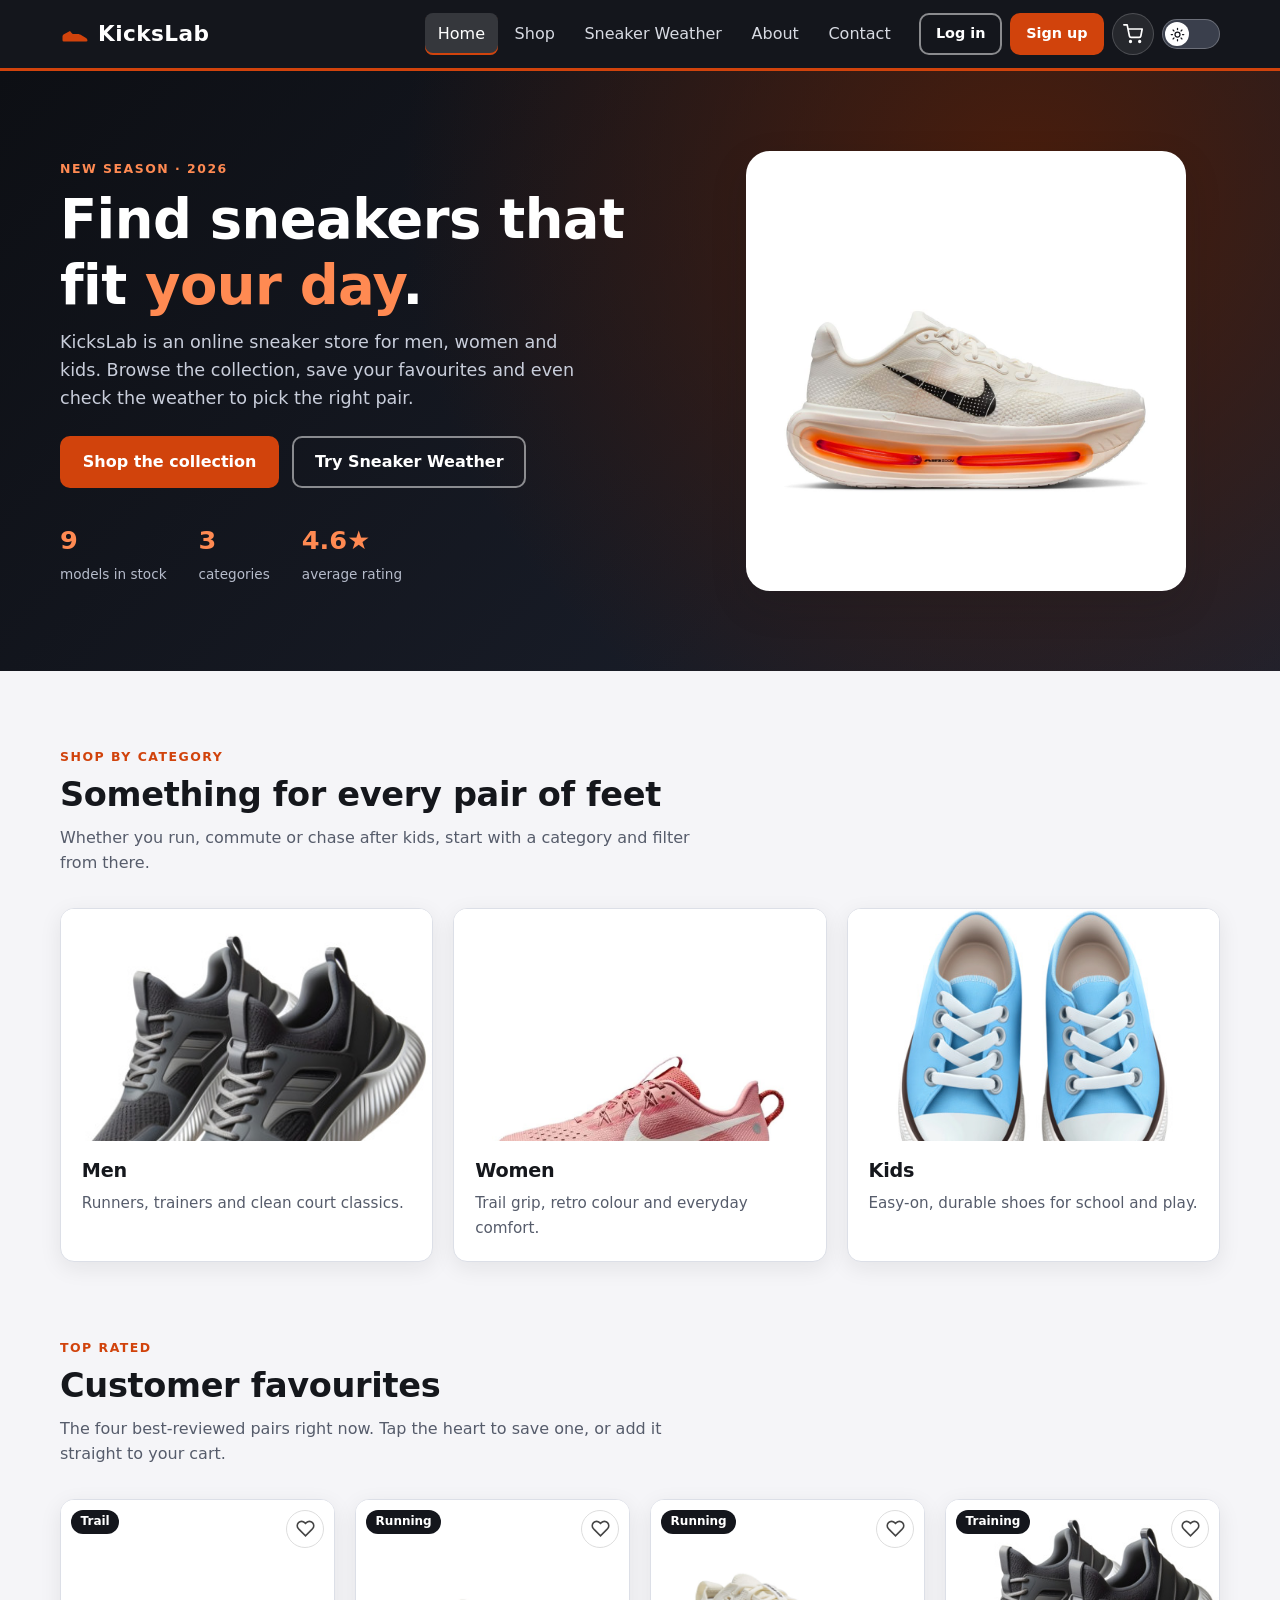
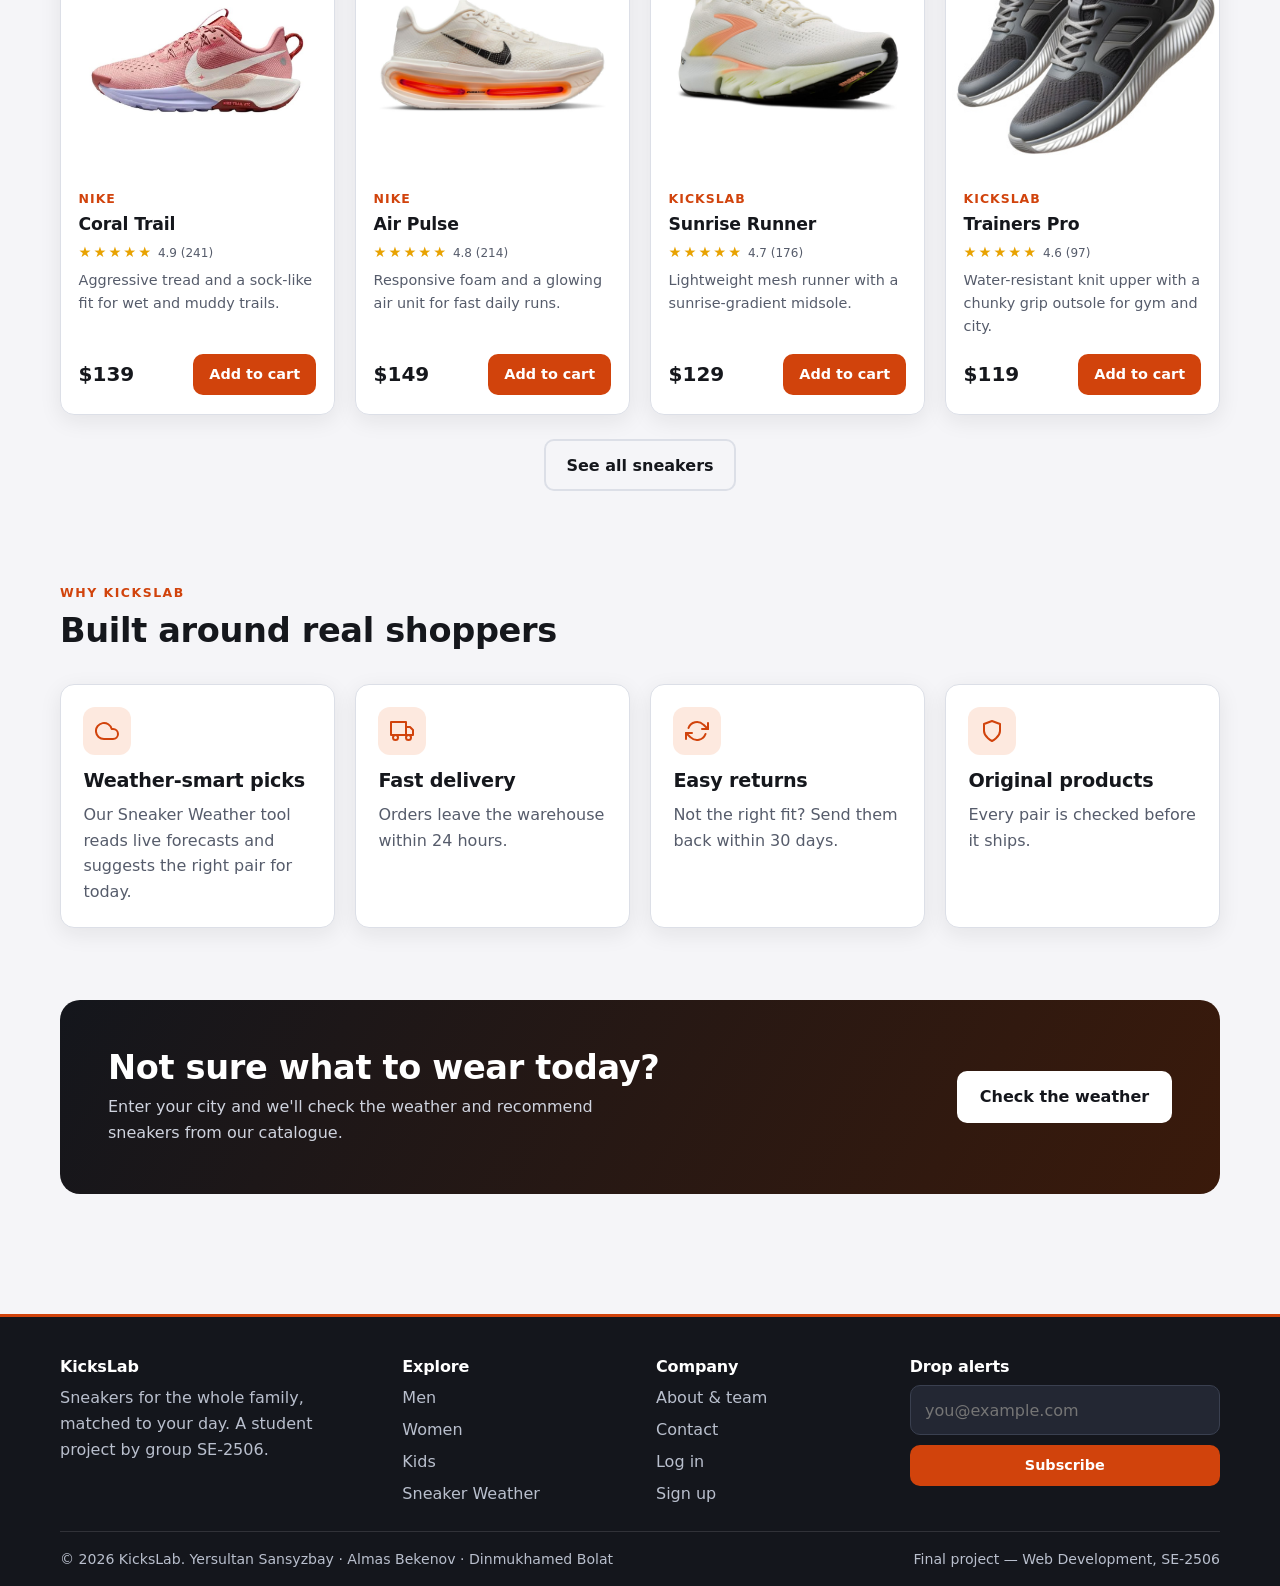
<file: index.html>
<!DOCTYPE html>
<html lang="en" data-theme="light">
<head>
    <meta charset="UTF-8">
    <meta name="viewport" content="width=device-width, initial-scale=1">
    <title>KicksLab — Sneakers for men, women and kids</title>
    <meta name="description" content="KicksLab is an online sneaker store with weather-based recommendations.">
    <meta name="color-scheme" content="light dark">
    <link rel="icon" href="data:image/svg+xml,%3Csvg xmlns='http://www.w3.org/2000/svg' viewBox='0 0 24 24'%3E%3Crect width='24' height='24' rx='6' fill='%23d1430c'/%3E%3Cpath d='M4 16v-2.500c0-.7.4-1.300 1-1.600L9 9.500l1.300 1.500c.3.400.8.600 1.300.6H14c1.300 0 1.900.3 3 1l2.500 1.500c.8.400 1.300 1.200 1.300 2V16a1 1 0 0 1-1 1H5a1 1 0 0 1-1-1z' fill='white'/%3E%3C/svg%3E">
    <script>
        /* apply the saved theme before first paint to avoid a white flash */
        (function () {
            document.documentElement.classList.add("js");
            var t = null;
            try { t = JSON.parse(localStorage.getItem("kl_theme")); } catch (e) {}
            if (!t && window.matchMedia && matchMedia("(prefers-color-scheme: dark)").matches) t = "dark";
            document.documentElement.setAttribute("data-theme", t === "dark" ? "dark" : "light");
        })();
    </script>
    <link rel="stylesheet" href="css/style.css">
</head>
<body data-page="home">
<a class="skip-link" href="#main">Skip to content</a>
<header class="site-header">
    <div class="container nav">
        <a class="brand" href="index.html" aria-label="KicksLab home"><svg class="brand-mark" width="30" height="30" viewBox="0 0 24 24" fill="currentColor" aria-hidden="true"><path d="M2 17v-3c0-.8.4-1.500 1.100-1.900L8 9.500l1.500 1.800c.4.500 1 .7 1.600.7H14c1.500 0 2.200.4 3.500 1.200l3 1.800c.9.500 1.500 1.400 1.500 2.400V17a1 1 0 0 1-1 1H3a1 1 0 0 1-1-1z"/></svg><span>KicksLab</span></a>
        <ul class="nav-links" id="navLinks">
                <li><a href="index.html">Home</a></li>
                <li><a href="shop.html">Shop</a></li>
                <li><a href="weather.html">Sneaker Weather</a></li>
                <li><a href="about.html">About</a></li>
                <li><a href="contact.html">Contact</a></li>
        </ul>
        <div class="nav-actions">
            <div id="authSlot" class="nav-actions"><a class="btn btn-sm btn-ghost-light" href="login.html">Log in</a></div>
            <button type="button" class="icon-btn" data-cart-open aria-label="Open cart"><svg viewBox="0 0 24 24" fill="none" stroke="currentColor" stroke-width="2" stroke-linecap="round" stroke-linejoin="round" aria-hidden="true"><circle cx="9" cy="21" r="1"/><circle cx="20" cy="21" r="1"/><path d="M1 1h4l2.7 13.4a2 2 0 0 0 2 1.600h9.700a2 2 0 0 0 2-1.600L23 6H6"/></svg><span class="badge" data-cart-count hidden>0</span></button>
            <button type="button" class="theme-switch" data-theme-toggle role="switch" aria-pressed="false" aria-label="Switch to dark mode" title="Light / dark mode"><span class="knob"><svg class="sun" viewBox="0 0 24 24" fill="none" stroke="currentColor" stroke-width="2" stroke-linecap="round" aria-hidden="true"><circle cx="12" cy="12" r="4"/><path d="M12 2v2M12 20v2M4.9 4.9l1.4 1.4M17.7 17.7l1.4 1.4M2 12h2M20 12h2M4.9 19.1l1.4-1.4M17.7 6.3l1.4-1.4"/></svg><svg class="moon" viewBox="0 0 24 24" fill="none" stroke="currentColor" stroke-width="2" stroke-linecap="round" stroke-linejoin="round" aria-hidden="true"><path d="M21 12.8A9 9 0 1 1 11.2 3a7 7 0 0 0 9.8 9.8z"/></svg></span></button>
        </div>
        <button type="button" class="icon-btn menu-toggle" id="menuToggle" aria-expanded="false" aria-controls="navLinks" aria-label="Toggle menu">
            <svg viewBox="0 0 24 24" fill="none" stroke="currentColor" stroke-width="2" stroke-linecap="round" aria-hidden="true"><path d="M3 6h18M3 12h18M3 18h18"/></svg>
        </button>
    </div>
</header>
<main id="main">
    <section class="hero">
        <div class="container hero-inner">
            <div>
                <span class="eyebrow" style="color:#ff8a52">New season · 2026</span>
                <h1>Find sneakers that fit <span>your day</span>.</h1>
                <p>KicksLab is an online sneaker store for men, women and kids. Browse the collection, save your favourites and even check the weather to pick the right pair.</p>
                <div class="hero-actions">
                    <a class="btn" href="shop.html">Shop the collection</a>
                    <a class="btn btn-ghost-light" href="weather.html">Try Sneaker Weather</a>
                </div>
                <div class="hero-stats">
                    <div><strong>9</strong><span>models in stock</span></div>
                    <div><strong>3</strong><span>categories</span></div>
                    <div><strong>4.6★</strong><span>average rating</span></div>
                </div>
            </div>
            <div class="hero-art"><img src="images/air-pulse.jpg" alt="Nike Air Pulse running sneaker" width="440" height="440"></div>
        </div>
    </section>

    <section class="section">
        <div class="container">
            <div class="section-head reveal"><span class="eyebrow">Shop by category</span>
                <h2>Something for every pair of feet</h2>
                <p>Whether you run, commute or chase after kids, start with a category and filter from there.</p></div>
            <div class="grid grid-3">
                <a class="card cat-card card-hover reveal" href="shop.html?cat=men"><div class="cat-img"><img src="images/trainers-pro.jpg" alt="Men's training sneakers" loading="lazy"></div>
                    <div class="cat-body"><h3>Men</h3><p>Runners, trainers and clean court classics.</p></div></a>
                <a class="card cat-card card-hover reveal" href="shop.html?cat=women"><div class="cat-img"><img src="images/coral-trail.jpg" alt="Women's trail sneakers" loading="lazy"></div>
                    <div class="cat-body"><h3>Women</h3><p>Trail grip, retro colour and everyday comfort.</p></div></a>
                <a class="card cat-card card-hover reveal" href="shop.html?cat=kids"><div class="cat-img"><img src="images/kids-blue.jpg" alt="Kids' blue sneakers" loading="lazy"></div>
                    <div class="cat-body"><h3>Kids</h3><p>Easy-on, durable shoes for school and play.</p></div></a>
            </div>
        </div>
    </section>

    <section class="section" style="padding-top:0">
        <div class="container">
            <div class="section-head reveal"><span class="eyebrow">Top rated</span><h2>Customer favourites</h2>
                <p>The four best-reviewed pairs right now. Tap the heart to save one, or add it straight to your cart.</p></div>
            <div class="grid grid-4" id="featuredGrid"></div>
            <p style="margin-top:1.5rem;text-align:center"><a class="btn btn-outline" href="shop.html">See all sneakers</a></p>
        </div>
    </section>

    <section class="section" style="padding-top:0">
        <div class="container">
            <div class="section-head reveal"><span class="eyebrow">Why KicksLab</span><h2>Built around real shoppers</h2></div>
            <div class="grid grid-3" style="grid-template-columns:repeat(auto-fit,minmax(220px,1fr))">
                <div class="card feature reveal"><div class="icon"><svg viewBox="0 0 24 24" fill="none" stroke="currentColor" stroke-width="2" stroke-linecap="round" stroke-linejoin="round"><path d="M18 10h-1.300A8 8 0 1 0 9 20h9a5 5 0 0 0 0-10z"/></svg></div><h3>Weather-smart picks</h3><p>Our Sneaker Weather tool reads live forecasts and suggests the right pair for today.</p></div>
                <div class="card feature reveal"><div class="icon"><svg viewBox="0 0 24 24" fill="none" stroke="currentColor" stroke-width="2" stroke-linecap="round" stroke-linejoin="round"><path d="M1 3h15v13H1zM16 8h4l3 3v5h-7z"/><circle cx="5.500" cy="18.500" r="2.500"/><circle cx="18.500" cy="18.500" r="2.500"/></svg></div><h3>Fast delivery</h3><p>Orders leave the warehouse within 24 hours.</p></div>
                <div class="card feature reveal"><div class="icon"><svg viewBox="0 0 24 24" fill="none" stroke="currentColor" stroke-width="2" stroke-linecap="round" stroke-linejoin="round"><path d="M23 4v6h-6M1 20v-6h6"/><path d="M3.500 9a9 9 0 0 1 14.800-3.400L23 10M1 14l4.700 4.400A9 9 0 0 0 20.500 15"/></svg></div><h3>Easy returns</h3><p>Not the right fit? Send them back within 30 days.</p></div>
                <div class="card feature reveal"><div class="icon"><svg viewBox="0 0 24 24" fill="none" stroke="currentColor" stroke-width="2" stroke-linecap="round" stroke-linejoin="round"><path d="M12 22s8-4 8-10V5l-8-3-8 3v7c0 6 8 10 8 10z"/></svg></div><h3>Original products</h3><p>Every pair is checked before it ships.</p></div>
            </div>
        </div>
    </section>

    <section class="section" style="padding-top:0">
        <div class="container">
            <div class="cta-band reveal">
                <div><h2 style="margin-bottom:.4rem">Not sure what to wear today?</h2>
                    <p>Enter your city and we'll check the weather and recommend sneakers from our catalogue.</p></div>
                <a class="btn btn-light" href="weather.html">Check the weather</a>
            </div>
        </div>
    </section>
</main>
<script>
    document.addEventListener("DOMContentLoaded", function () {
        // featured block: the 4 best-rated products
        var top = window.PRODUCTS.slice().sort(function (a, b) { return b.rating - a.rating; }).slice(0, 4);
        document.getElementById("featuredGrid").innerHTML = top.map(function (p, i) { return KL.productCard(p, i); }).join("");
    });
</script>
<footer class="site-footer">
    <div class="container footer-grid">
        <div>
            <h4>KicksLab</h4>
            <p>Sneakers for the whole family, matched to your day. A student project by group SE-2506.</p>
        </div>
        <div>
            <h4>Explore</h4>
            <ul>
                <li><a href="shop.html?cat=men">Men</a></li>
                <li><a href="shop.html?cat=women">Women</a></li>
                <li><a href="shop.html?cat=kids">Kids</a></li>
                <li><a href="weather.html">Sneaker Weather</a></li>
            </ul>
        </div>
        <div>
            <h4>Company</h4>
            <ul>
                <li><a href="about.html">About &amp; team</a></li>
                <li><a href="contact.html">Contact</a></li>
                <li><a href="login.html">Log in</a></li>
                <li><a href="signup.html">Sign up</a></li>
            </ul>
        </div>
        <div class="footer-news">
            <h4>Drop alerts</h4>
            <form id="newsletterForm" novalidate>
                <div class="field" style="margin-bottom:.6rem">
                    <label class="sr-only" for="newsEmail">Email</label>
                    <input class="input" id="newsEmail" name="email" type="text" inputmode="email" autocomplete="email" placeholder="you@example.com">
                    <div class="field-error" role="alert"></div>
                </div>
                <button type="submit" class="btn btn-sm btn-block">Subscribe</button>
                <div class="form-alert" role="status" style="margin:.6rem 0 0"></div>
            </form>
        </div>
    </div>
    <div class="container footer-bottom">
        <span>© <span id="year">2026</span> KicksLab. Yersultan Sansyzbay · Almas Bekenov · Dinmukhamed Bolat</span>
        <span>Final project — Web Development, SE-2506</span>
    </div>
</footer>
<dialog class="cart" id="cartDialog" aria-labelledby="cartTitle">
    <div class="cart-head"><h2 id="cartTitle" style="margin:0;font-size:1.3rem">Your cart</h2>
        <button type="button" class="btn btn-outline btn-sm" id="cartClose">Close</button></div>
    <ul class="cart-list" id="cartList"></ul>
    <div class="cart-foot">
        <div class="cart-total"><span>Total</span><span id="cartTotal">$0</span></div>
        <button type="button" class="btn btn-block" id="checkoutBtn">Checkout</button>
        <button type="button" class="btn btn-outline btn-block btn-sm" id="cartClear">Clear cart</button>
    </div>
</dialog>
<script src="js/products.js"></script>
<script src="js/script.js"></script>
</body>
</html>
</file>
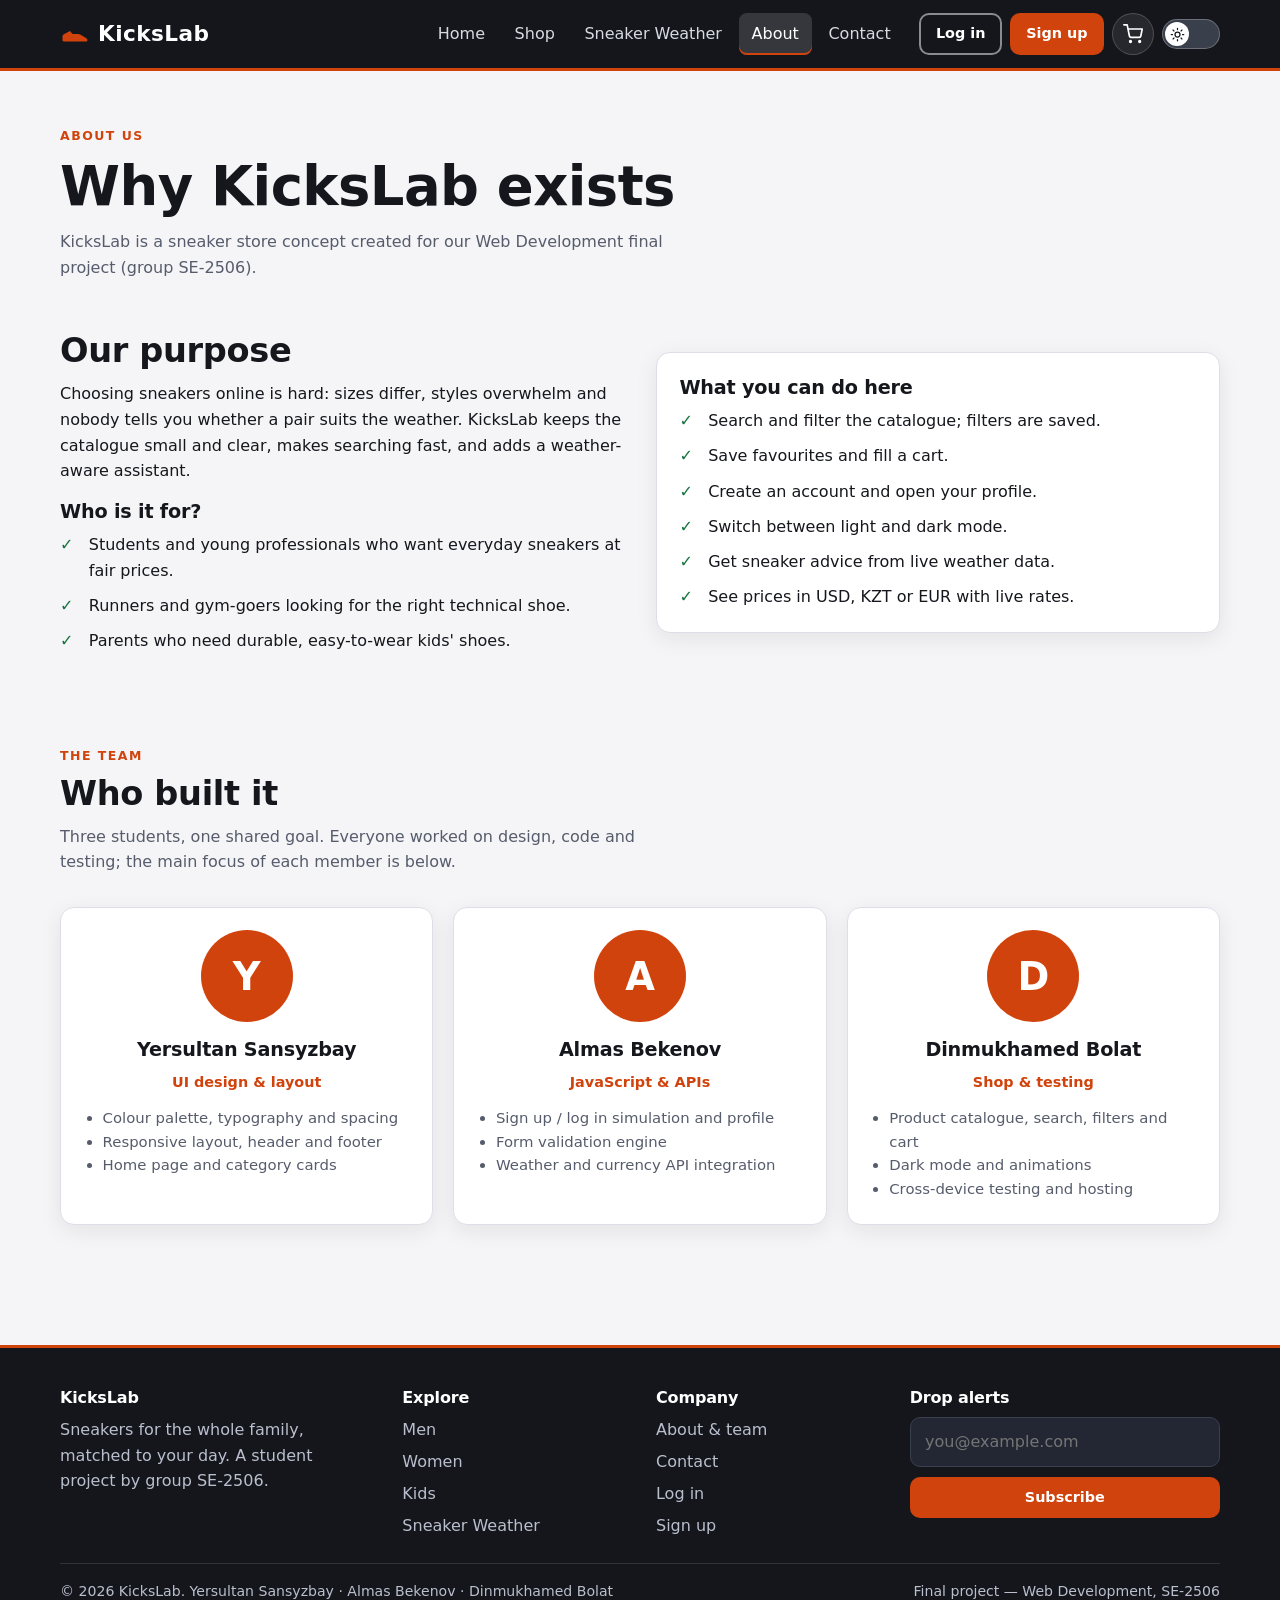
<file: about.html>
<!DOCTYPE html>
<html lang="en" data-theme="light">
<head>
    <meta charset="UTF-8">
    <meta name="viewport" content="width=device-width, initial-scale=1">
    <title>About — KicksLab</title>
    <meta name="description" content="The purpose, audience and team behind KicksLab.">
    <meta name="color-scheme" content="light dark">
    <link rel="icon" href="data:image/svg+xml,%3Csvg xmlns='http://www.w3.org/2000/svg' viewBox='0 0 24 24'%3E%3Crect width='24' height='24' rx='6' fill='%23d1430c'/%3E%3Cpath d='M4 16v-2.500c0-.7.4-1.300 1-1.600L9 9.500l1.300 1.500c.3.400.8.600 1.300.6H14c1.300 0 1.900.3 3 1l2.500 1.500c.8.400 1.300 1.200 1.300 2V16a1 1 0 0 1-1 1H5a1 1 0 0 1-1-1z' fill='white'/%3E%3C/svg%3E">
    <script>
        /* apply the saved theme before first paint to avoid a white flash */
        (function () {
            document.documentElement.classList.add("js");
            var t = null;
            try { t = JSON.parse(localStorage.getItem("kl_theme")); } catch (e) {}
            if (!t && window.matchMedia && matchMedia("(prefers-color-scheme: dark)").matches) t = "dark";
            document.documentElement.setAttribute("data-theme", t === "dark" ? "dark" : "light");
        })();
    </script>
    <link rel="stylesheet" href="css/style.css">
</head>
<body data-page="about">
<a class="skip-link" href="#main">Skip to content</a>
<header class="site-header">
    <div class="container nav">
        <a class="brand" href="index.html" aria-label="KicksLab home"><svg class="brand-mark" width="30" height="30" viewBox="0 0 24 24" fill="currentColor" aria-hidden="true"><path d="M2 17v-3c0-.8.4-1.500 1.100-1.900L8 9.500l1.500 1.800c.4.500 1 .7 1.600.7H14c1.500 0 2.200.4 3.500 1.200l3 1.800c.9.500 1.500 1.400 1.500 2.400V17a1 1 0 0 1-1 1H3a1 1 0 0 1-1-1z"/></svg><span>KicksLab</span></a>
        <ul class="nav-links" id="navLinks">
                <li><a href="index.html">Home</a></li>
                <li><a href="shop.html">Shop</a></li>
                <li><a href="weather.html">Sneaker Weather</a></li>
                <li><a href="about.html">About</a></li>
                <li><a href="contact.html">Contact</a></li>
        </ul>
        <div class="nav-actions">
            <div id="authSlot" class="nav-actions"><a class="btn btn-sm btn-ghost-light" href="login.html">Log in</a></div>
            <button type="button" class="icon-btn" data-cart-open aria-label="Open cart"><svg viewBox="0 0 24 24" fill="none" stroke="currentColor" stroke-width="2" stroke-linecap="round" stroke-linejoin="round" aria-hidden="true"><circle cx="9" cy="21" r="1"/><circle cx="20" cy="21" r="1"/><path d="M1 1h4l2.7 13.4a2 2 0 0 0 2 1.600h9.700a2 2 0 0 0 2-1.600L23 6H6"/></svg><span class="badge" data-cart-count hidden>0</span></button>
            <button type="button" class="theme-switch" data-theme-toggle role="switch" aria-pressed="false" aria-label="Switch to dark mode" title="Light / dark mode"><span class="knob"><svg class="sun" viewBox="0 0 24 24" fill="none" stroke="currentColor" stroke-width="2" stroke-linecap="round" aria-hidden="true"><circle cx="12" cy="12" r="4"/><path d="M12 2v2M12 20v2M4.9 4.9l1.4 1.4M17.7 17.7l1.4 1.4M2 12h2M20 12h2M4.9 19.1l1.4-1.4M17.7 6.3l1.4-1.4"/></svg><svg class="moon" viewBox="0 0 24 24" fill="none" stroke="currentColor" stroke-width="2" stroke-linecap="round" stroke-linejoin="round" aria-hidden="true"><path d="M21 12.8A9 9 0 1 1 11.2 3a7 7 0 0 0 9.8 9.8z"/></svg></span></button>
        </div>
        <button type="button" class="icon-btn menu-toggle" id="menuToggle" aria-expanded="false" aria-controls="navLinks" aria-label="Toggle menu">
            <svg viewBox="0 0 24 24" fill="none" stroke="currentColor" stroke-width="2" stroke-linecap="round" aria-hidden="true"><path d="M3 6h18M3 12h18M3 18h18"/></svg>
        </button>
    </div>
</header>
<main id="main">
    <div class="container">
        <div class="page-title"><span class="eyebrow">About us</span><h1>Why KicksLab exists</h1>
            <p>KicksLab is a sneaker store concept created for our Web Development final project (group SE-2506).</p></div>

        <section class="two-col section" style="padding-top:1rem">
            <div class="reveal">
                <h2>Our purpose</h2>
                <p>Choosing sneakers online is hard: sizes differ, styles overwhelm and nobody tells you whether a pair suits the weather. KicksLab keeps the catalogue small and clear, makes searching fast, and adds a weather-aware assistant.</p>
                <h3>Who is it for?</h3>
                <ul class="checklist">
                    <li>Students and young professionals who want everyday sneakers at fair prices.</li>
                    <li>Runners and gym-goers looking for the right technical shoe.</li>
                    <li>Parents who need durable, easy-to-wear kids' shoes.</li>
                </ul>
            </div>
            <div class="card reveal">
                <h3>What you can do here</h3>
                <ul class="checklist">
                    <li>Search and filter the catalogue; filters are saved.</li>
                    <li>Save favourites and fill a cart.</li>
                    <li>Create an account and open your profile.</li>
                    <li>Switch between light and dark mode.</li>
                    <li>Get sneaker advice from live weather data.</li>
                    <li>See prices in USD, KZT or EUR with live rates.</li>
                </ul>
            </div>
        </section>

        <section class="section" style="padding-top:1rem">
            <div class="section-head reveal"><span class="eyebrow">The team</span><h2>Who built it</h2><p>Three students, one shared goal. Everyone worked on design, code and testing; the main focus of each member is below.</p></div>
            <div class="grid grid-3">
                <div class="card team-card card-hover reveal"><div class="avatar" aria-hidden="true">Y</div>
                <h3>Yersultan Sansyzbay</h3><div class="role">UI design &amp; layout</div><ul><li>Colour palette, typography and spacing</li><li>Responsive layout, header and footer</li><li>Home page and category cards</li></ul></div>
                <div class="card team-card card-hover reveal"><div class="avatar" aria-hidden="true">A</div>
                <h3>Almas Bekenov</h3><div class="role">JavaScript &amp; APIs</div><ul><li>Sign up / log in simulation and profile</li><li>Form validation engine</li><li>Weather and currency API integration</li></ul></div>
                <div class="card team-card card-hover reveal"><div class="avatar" aria-hidden="true">D</div>
                <h3>Dinmukhamed Bolat</h3><div class="role">Shop &amp; testing</div><ul><li>Product catalogue, search, filters and cart</li><li>Dark mode and animations</li><li>Cross-device testing and hosting</li></ul></div>
            </div>
        </section>
    </div>
</main>
<footer class="site-footer">
    <div class="container footer-grid">
        <div>
            <h4>KicksLab</h4>
            <p>Sneakers for the whole family, matched to your day. A student project by group SE-2506.</p>
        </div>
        <div>
            <h4>Explore</h4>
            <ul>
                <li><a href="shop.html?cat=men">Men</a></li>
                <li><a href="shop.html?cat=women">Women</a></li>
                <li><a href="shop.html?cat=kids">Kids</a></li>
                <li><a href="weather.html">Sneaker Weather</a></li>
            </ul>
        </div>
        <div>
            <h4>Company</h4>
            <ul>
                <li><a href="about.html">About &amp; team</a></li>
                <li><a href="contact.html">Contact</a></li>
                <li><a href="login.html">Log in</a></li>
                <li><a href="signup.html">Sign up</a></li>
            </ul>
        </div>
        <div class="footer-news">
            <h4>Drop alerts</h4>
            <form id="newsletterForm" novalidate>
                <div class="field" style="margin-bottom:.6rem">
                    <label class="sr-only" for="newsEmail">Email</label>
                    <input class="input" id="newsEmail" name="email" type="text" inputmode="email" autocomplete="email" placeholder="you@example.com">
                    <div class="field-error" role="alert"></div>
                </div>
                <button type="submit" class="btn btn-sm btn-block">Subscribe</button>
                <div class="form-alert" role="status" style="margin:.6rem 0 0"></div>
            </form>
        </div>
    </div>
    <div class="container footer-bottom">
        <span>© <span id="year">2026</span> KicksLab. Yersultan Sansyzbay · Almas Bekenov · Dinmukhamed Bolat</span>
        <span>Final project — Web Development, SE-2506</span>
    </div>
</footer>
<dialog class="cart" id="cartDialog" aria-labelledby="cartTitle">
    <div class="cart-head"><h2 id="cartTitle" style="margin:0;font-size:1.3rem">Your cart</h2>
        <button type="button" class="btn btn-outline btn-sm" id="cartClose">Close</button></div>
    <ul class="cart-list" id="cartList"></ul>
    <div class="cart-foot">
        <div class="cart-total"><span>Total</span><span id="cartTotal">$0</span></div>
        <button type="button" class="btn btn-block" id="checkoutBtn">Checkout</button>
        <button type="button" class="btn btn-outline btn-block btn-sm" id="cartClear">Clear cart</button>
    </div>
</dialog>
<script src="js/products.js"></script>
<script src="js/script.js"></script>
</body>
</html>
</file>
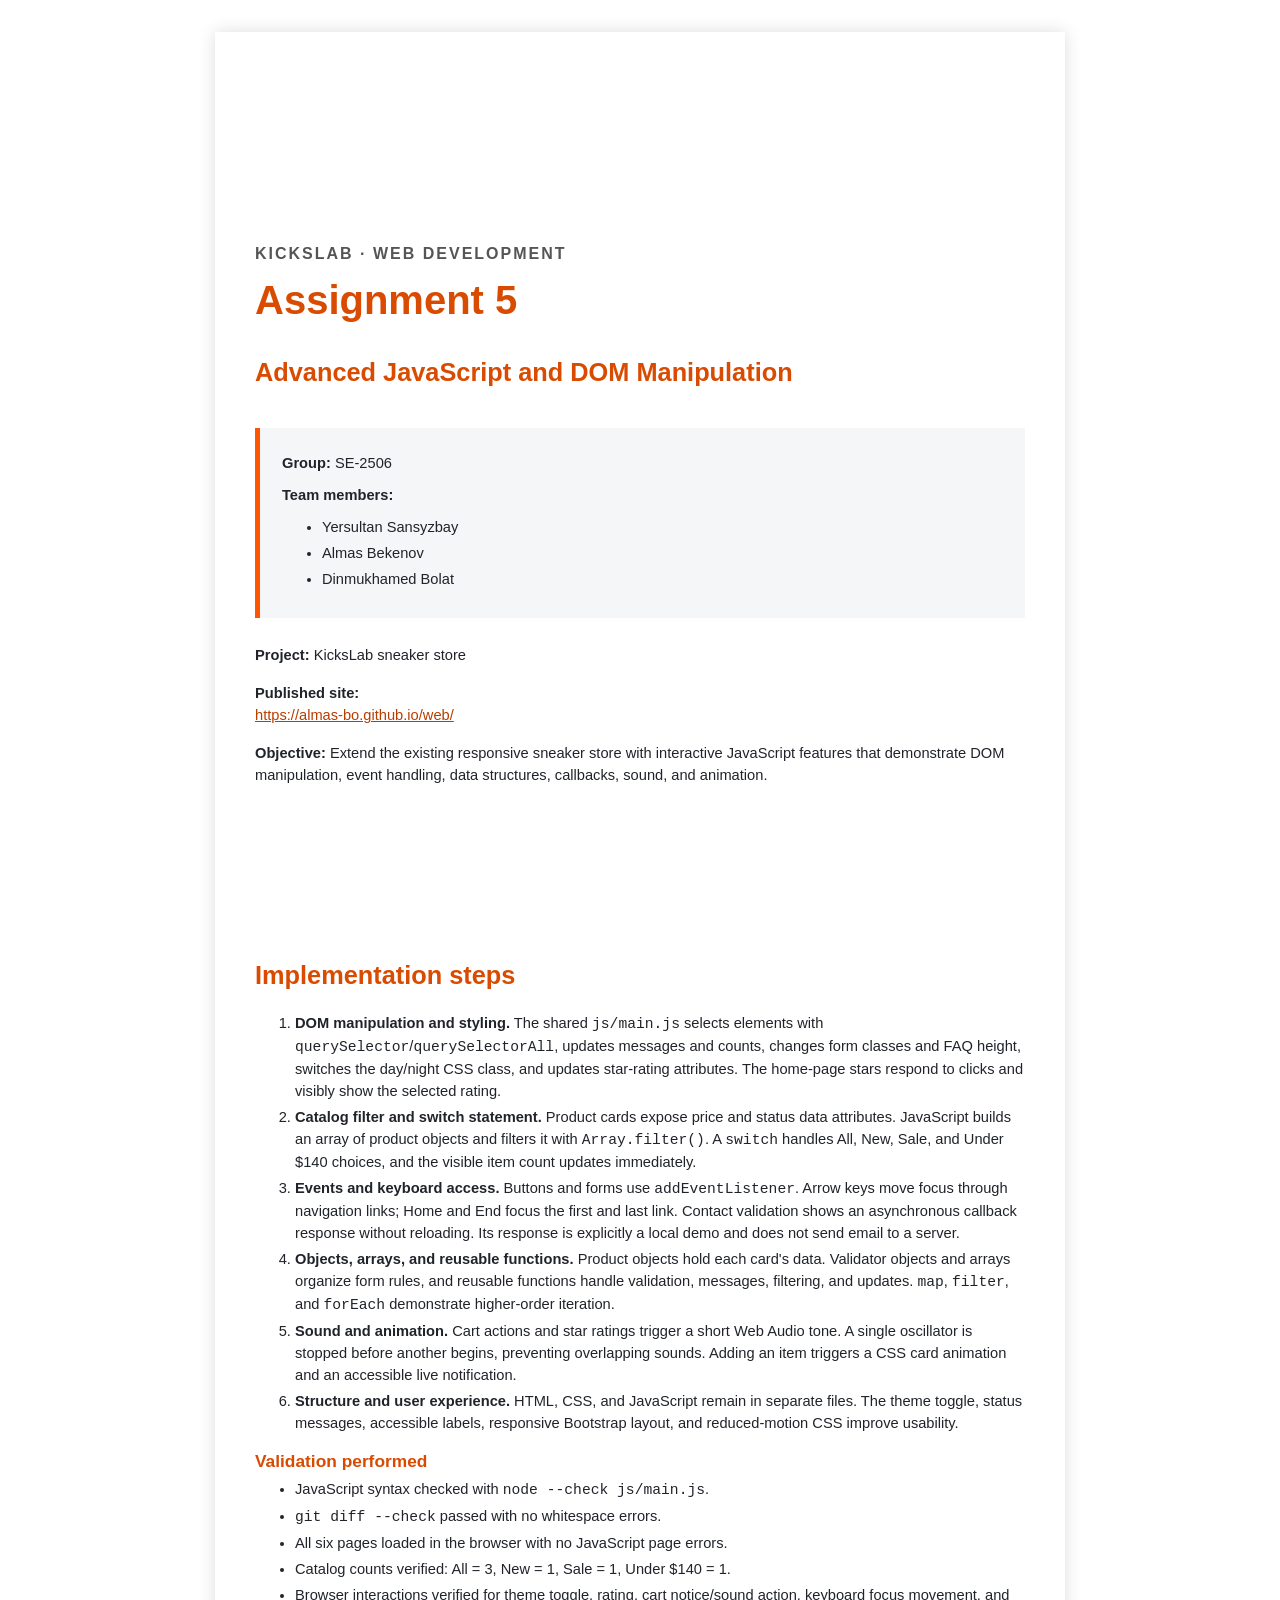
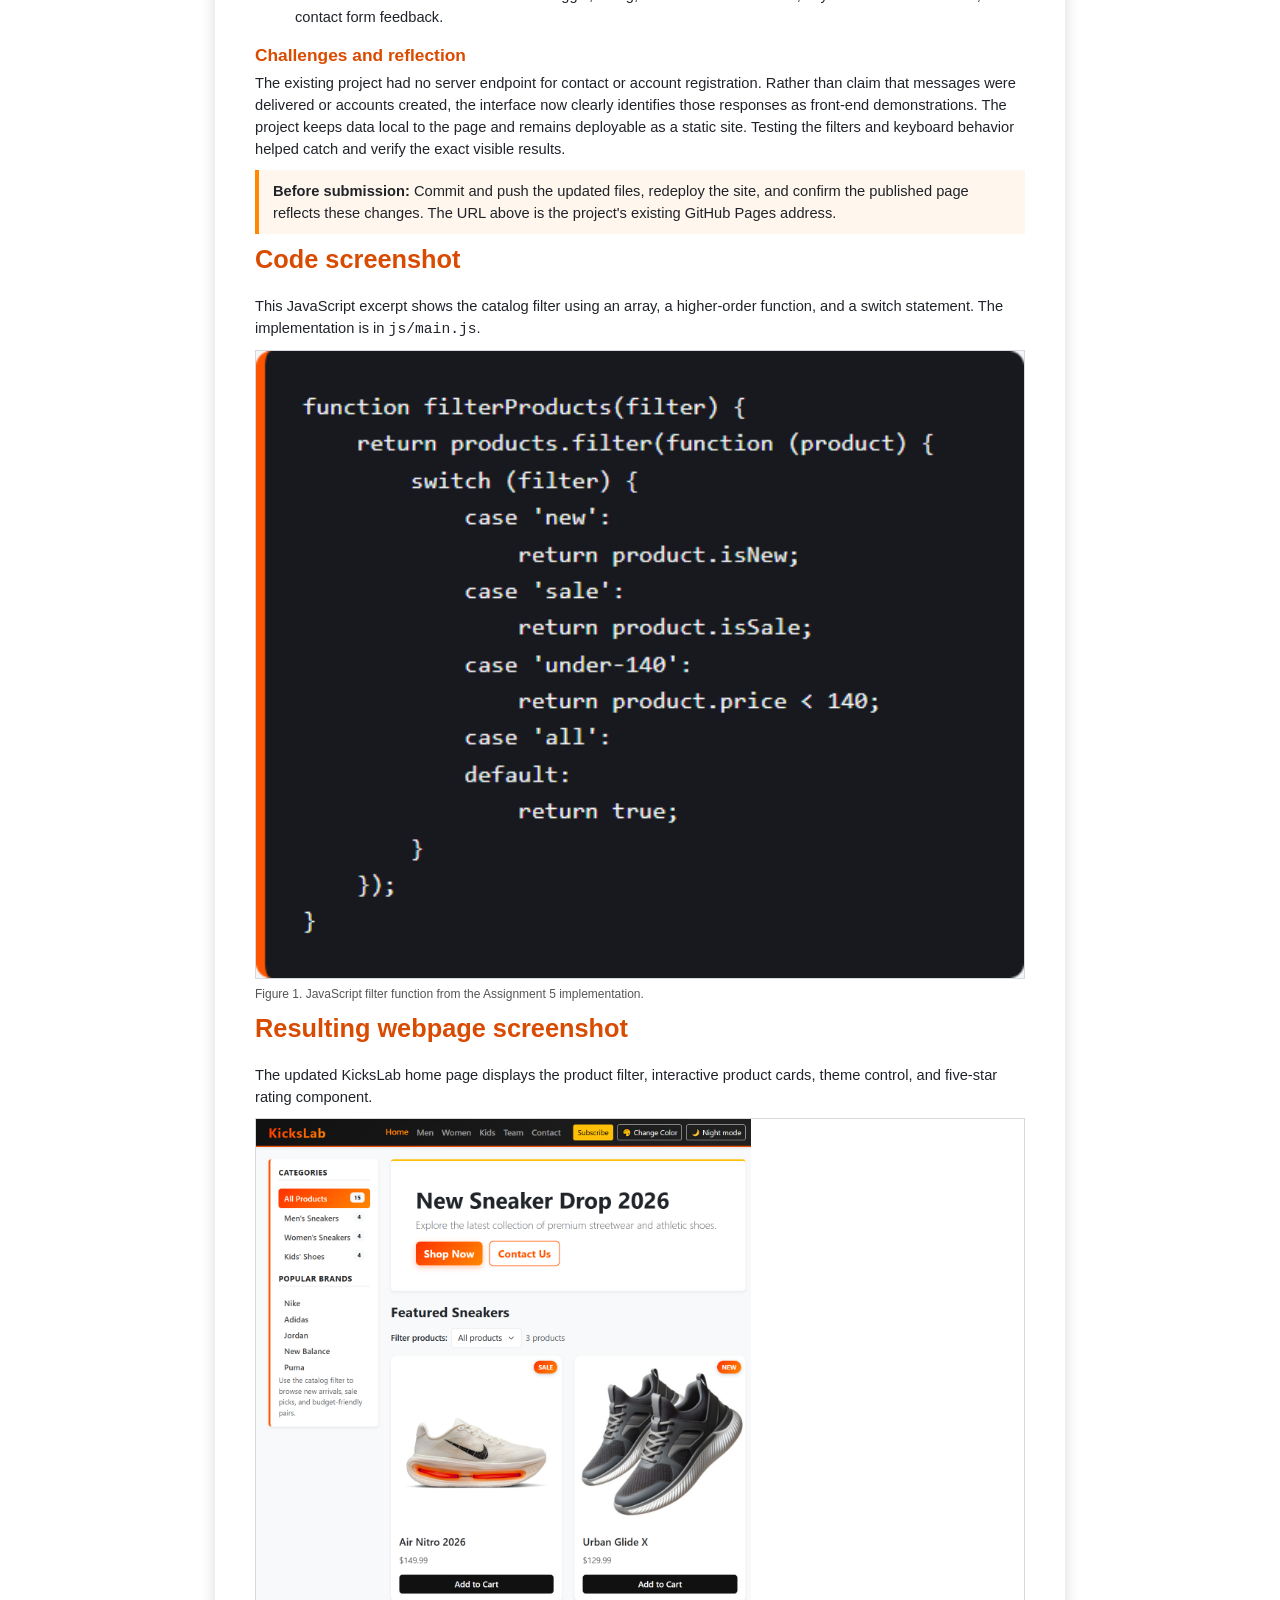
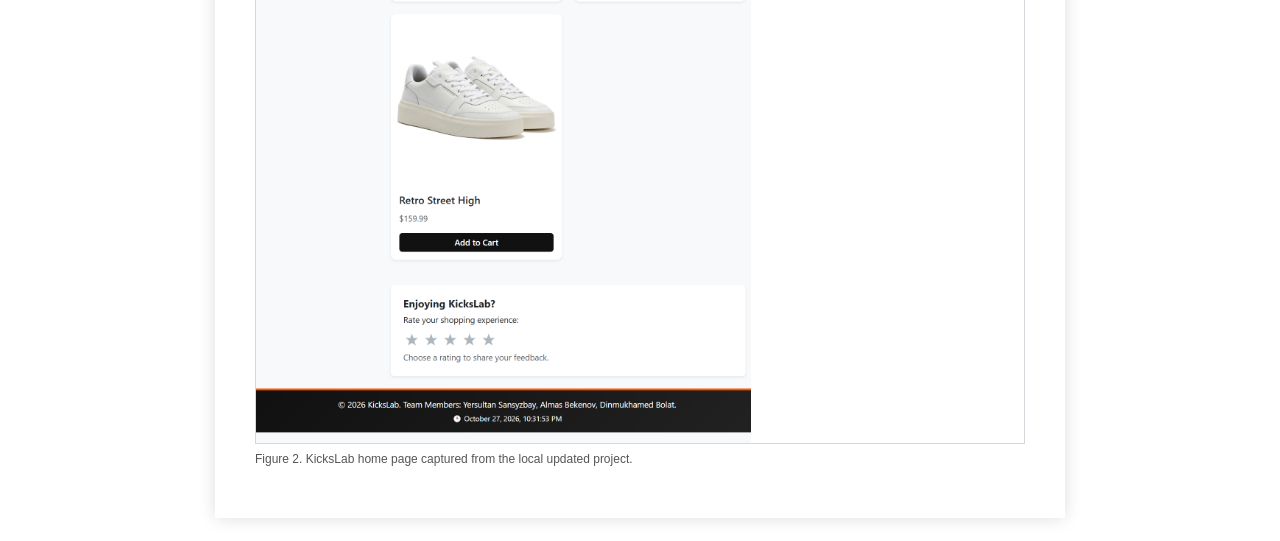
<file: ASSIGNMENT-5-REPORT.html>
<!DOCTYPE html>
<html lang="en">
<head>
    <meta charset="UTF-8">
    <meta name="viewport" content="width=device-width, initial-scale=1.0">
    <title>KicksLab — Assignment 5 Report</title>
    <style>
        @page {
            size: A4;
            margin: 18mm;
        }

        * {
            box-sizing: border-box;
        }

        body {
            margin: 0;
            color: #20242a;
            font: 11pt/1.5 Arial, sans-serif;
        }

        h1, h2, h3 {
            color: #d94b00;
            line-height: 1.2;
        }

        h1 {
            margin-top: 0;
            font-size: 30pt;
        }

        h2 {
            margin-top: 0;
            font-size: 19pt;
        }

        h3 {
            margin-bottom: 5px;
            font-size: 13pt;
        }

        p, ul, ol {
            margin-top: 6px;
            margin-bottom: 10px;
        }

        li {
            margin-bottom: 4px;
        }

        a {
            color: #b83e00;
            overflow-wrap: anywhere;
        }

        .cover {
            min-height: 235mm;
            display: flex;
            flex-direction: column;
            justify-content: center;
        }

        .eyebrow {
            color: #555;
            font-size: 12pt;
            font-weight: bold;
            letter-spacing: 2px;
            text-transform: uppercase;
        }

        .team-card {
            margin: 20px 0;
            padding: 18px 22px;
            border-left: 5px solid #ff5500;
            background: #f5f6f8;
        }

        .page-break {
            break-before: page;
        }

        .screenshot {
            display: block;
            width: 100%;
            max-height: 245mm;
            object-fit: contain;
            object-position: top left;
            border: 1px solid #d5d9de;
        }

        .caption {
            color: #555;
            font-size: 9pt;
        }

        .note {
            padding: 10px 14px;
            border-left: 4px solid #ff8800;
            background: #fff6ed;
        }

        @media screen {
            body {
                max-width: 850px;
                margin: 32px auto;
                padding: 40px;
                box-shadow: 0 0 16px #ddd;
            }
        }
    </style>
</head>
<body>
    <section class="cover">
        <p class="eyebrow">KicksLab · Web Development</p>
        <h1>Assignment 5</h1>
        <h2>Advanced JavaScript and DOM Manipulation</h2>
        <div class="team-card">
            <p><strong>Group:</strong> SE-2506</p>
            <p><strong>Team members:</strong></p>
            <ul>
                <li>Yersultan Sansyzbay</li>
                <li>Almas Bekenov</li>
                <li>Dinmukhamed Bolat</li>
            </ul>
        </div>
        <p><strong>Project:</strong> KicksLab sneaker store</p>
        <p><strong>Published site:</strong><br>
            <a href="https://almas-bo.github.io/web/">https://almas-bo.github.io/web/</a>
        </p>
        <p><strong>Objective:</strong> Extend the existing responsive sneaker store with interactive JavaScript features that demonstrate DOM manipulation, event handling, data structures, callbacks, sound, and animation.</p>
    </section>

    <section class="page-break">
        <h2>Implementation steps</h2>
        <ol>
            <li><strong>DOM manipulation and styling.</strong> The shared <code>js/main.js</code> selects elements with <code>querySelector</code>/<code>querySelectorAll</code>, updates messages and counts, changes form classes and FAQ height, switches the day/night CSS class, and updates star-rating attributes. The home-page stars respond to clicks and visibly show the selected rating.</li>
            <li><strong>Catalog filter and switch statement.</strong> Product cards expose price and status data attributes. JavaScript builds an array of product objects and filters it with <code>Array.filter()</code>. A <code>switch</code> handles All, New, Sale, and Under $140 choices, and the visible item count updates immediately.</li>
            <li><strong>Events and keyboard access.</strong> Buttons and forms use <code>addEventListener</code>. Arrow keys move focus through navigation links; Home and End focus the first and last link. Contact validation shows an asynchronous callback response without reloading. Its response is explicitly a local demo and does not send email to a server.</li>
            <li><strong>Objects, arrays, and reusable functions.</strong> Product objects hold each card's data. Validator objects and arrays organize form rules, and reusable functions handle validation, messages, filtering, and updates. <code>map</code>, <code>filter</code>, and <code>forEach</code> demonstrate higher-order iteration.</li>
            <li><strong>Sound and animation.</strong> Cart actions and star ratings trigger a short Web Audio tone. A single oscillator is stopped before another begins, preventing overlapping sounds. Adding an item triggers a CSS card animation and an accessible live notification.</li>
            <li><strong>Structure and user experience.</strong> HTML, CSS, and JavaScript remain in separate files. The theme toggle, status messages, accessible labels, responsive Bootstrap layout, and reduced-motion CSS improve usability.</li>
        </ol>

        <h3>Validation performed</h3>
        <ul>
            <li>JavaScript syntax checked with <code>node --check js/main.js</code>.</li>
            <li><code>git diff --check</code> passed with no whitespace errors.</li>
            <li>All six pages loaded in the browser with no JavaScript page errors.</li>
            <li>Catalog counts verified: All = 3, New = 1, Sale = 1, Under $140 = 1.</li>
            <li>Browser interactions verified for theme toggle, rating, cart notice/sound action, keyboard focus movement, and contact form feedback.</li>
        </ul>

        <h3>Challenges and reflection</h3>
        <p>The existing project had no server endpoint for contact or account registration. Rather than claim that messages were delivered or accounts created, the interface now clearly identifies those responses as front-end demonstrations. The project keeps data local to the page and remains deployable as a static site. Testing the filters and keyboard behavior helped catch and verify the exact visible results.</p>
        <p class="note"><strong>Before submission:</strong> Commit and push the updated files, redeploy the site, and confirm the published page reflects these changes. The URL above is the project's existing GitHub Pages address.</p>
    </section>

    <section class="page-break">
        <h2>Code screenshot</h2>
        <p>This JavaScript excerpt shows the catalog filter using an array, a higher-order function, and a switch statement. The implementation is in <code>js/main.js</code>.</p>
        <img class="screenshot" src="assignment-code.png" alt="Screenshot of JavaScript code excerpts">
        <p class="caption">Figure 1. JavaScript filter function from the Assignment 5 implementation.</p>
    </section>

    <section class="page-break">
        <h2>Resulting webpage screenshot</h2>
        <p>The updated KicksLab home page displays the product filter, interactive product cards, theme control, and five-star rating component.</p>
        <img class="screenshot" src="assignment-home.png" alt="Screenshot of the KicksLab home page">
        <p class="caption">Figure 2. KicksLab home page captured from the local updated project.</p>
    </section>
</body>
</html>
</file>
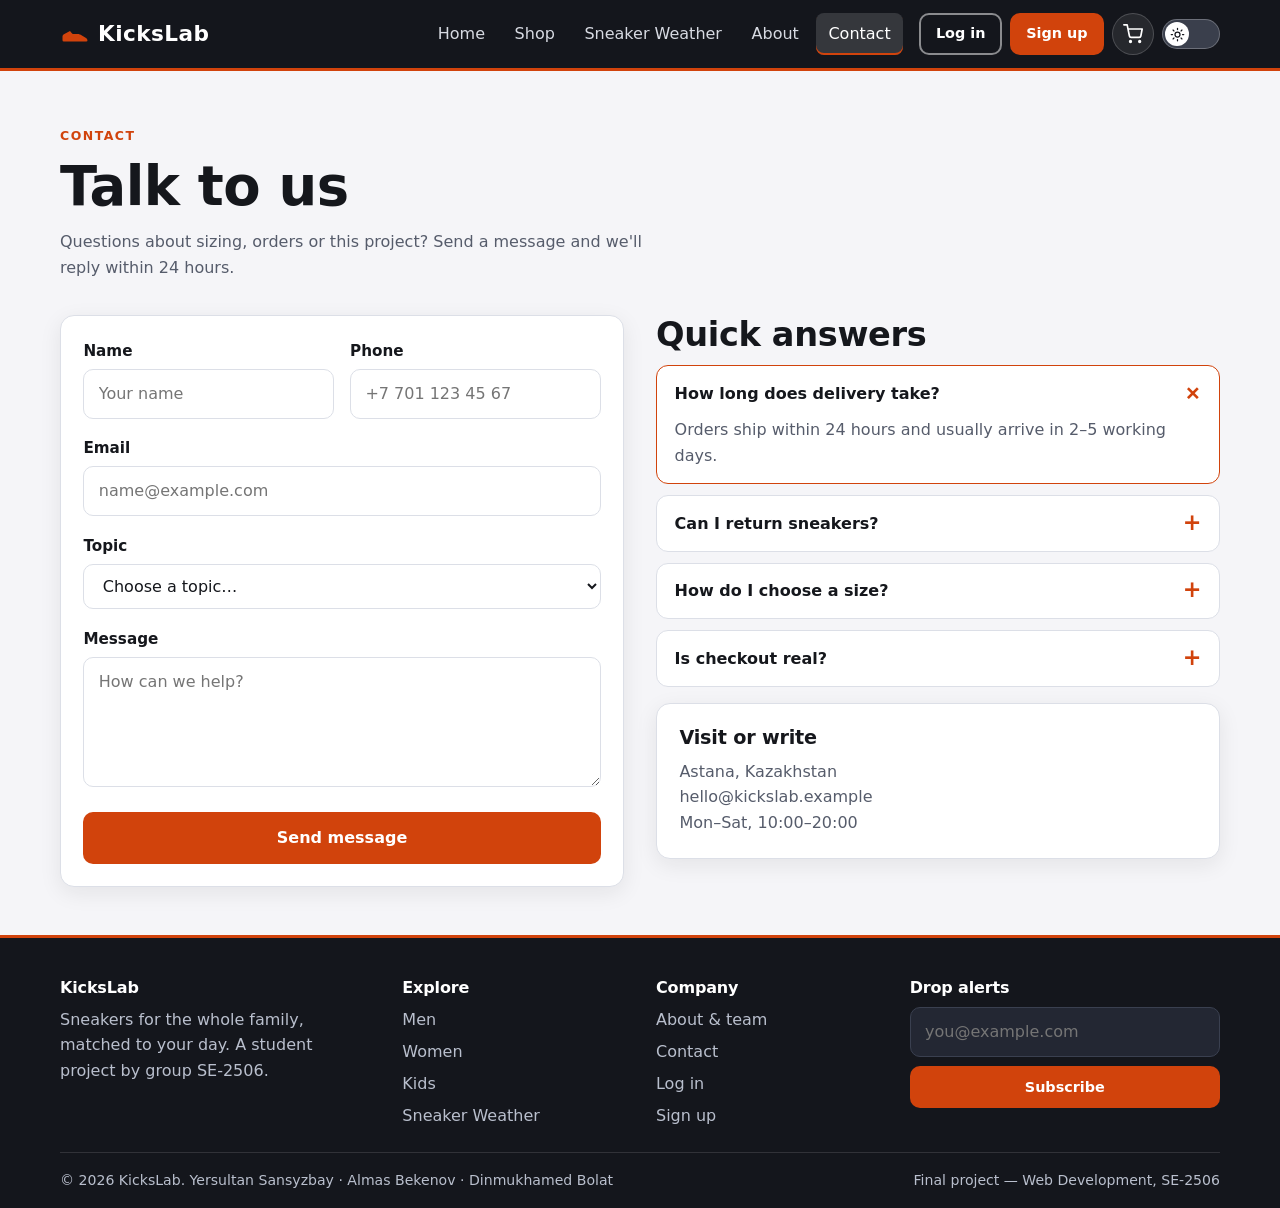
<file: contact.html>
<!DOCTYPE html>
<html lang="en" data-theme="light">
<head>
    <meta charset="UTF-8">
    <meta name="viewport" content="width=device-width, initial-scale=1">
    <title>Contact — KicksLab</title>
    <meta name="description" content="Contact the KicksLab team.">
    <meta name="color-scheme" content="light dark">
    <link rel="icon" href="data:image/svg+xml,%3Csvg xmlns='http://www.w3.org/2000/svg' viewBox='0 0 24 24'%3E%3Crect width='24' height='24' rx='6' fill='%23d1430c'/%3E%3Cpath d='M4 16v-2.500c0-.7.4-1.300 1-1.600L9 9.500l1.300 1.500c.3.400.8.600 1.300.6H14c1.300 0 1.900.3 3 1l2.500 1.500c.8.400 1.300 1.200 1.300 2V16a1 1 0 0 1-1 1H5a1 1 0 0 1-1-1z' fill='white'/%3E%3C/svg%3E">
    <script>
        /* apply the saved theme before first paint to avoid a white flash */
        (function () {
            document.documentElement.classList.add("js");
            var t = null;
            try { t = JSON.parse(localStorage.getItem("kl_theme")); } catch (e) {}
            if (!t && window.matchMedia && matchMedia("(prefers-color-scheme: dark)").matches) t = "dark";
            document.documentElement.setAttribute("data-theme", t === "dark" ? "dark" : "light");
        })();
    </script>
    <link rel="stylesheet" href="css/style.css">
</head>
<body data-page="contact">
<a class="skip-link" href="#main">Skip to content</a>
<header class="site-header">
    <div class="container nav">
        <a class="brand" href="index.html" aria-label="KicksLab home"><svg class="brand-mark" width="30" height="30" viewBox="0 0 24 24" fill="currentColor" aria-hidden="true"><path d="M2 17v-3c0-.8.4-1.500 1.100-1.900L8 9.500l1.500 1.800c.4.500 1 .7 1.600.7H14c1.500 0 2.200.4 3.500 1.200l3 1.800c.9.500 1.500 1.400 1.500 2.400V17a1 1 0 0 1-1 1H3a1 1 0 0 1-1-1z"/></svg><span>KicksLab</span></a>
        <ul class="nav-links" id="navLinks">
                <li><a href="index.html">Home</a></li>
                <li><a href="shop.html">Shop</a></li>
                <li><a href="weather.html">Sneaker Weather</a></li>
                <li><a href="about.html">About</a></li>
                <li><a href="contact.html">Contact</a></li>
        </ul>
        <div class="nav-actions">
            <div id="authSlot" class="nav-actions"><a class="btn btn-sm btn-ghost-light" href="login.html">Log in</a></div>
            <button type="button" class="icon-btn" data-cart-open aria-label="Open cart"><svg viewBox="0 0 24 24" fill="none" stroke="currentColor" stroke-width="2" stroke-linecap="round" stroke-linejoin="round" aria-hidden="true"><circle cx="9" cy="21" r="1"/><circle cx="20" cy="21" r="1"/><path d="M1 1h4l2.7 13.4a2 2 0 0 0 2 1.600h9.700a2 2 0 0 0 2-1.600L23 6H6"/></svg><span class="badge" data-cart-count hidden>0</span></button>
            <button type="button" class="theme-switch" data-theme-toggle role="switch" aria-pressed="false" aria-label="Switch to dark mode" title="Light / dark mode"><span class="knob"><svg class="sun" viewBox="0 0 24 24" fill="none" stroke="currentColor" stroke-width="2" stroke-linecap="round" aria-hidden="true"><circle cx="12" cy="12" r="4"/><path d="M12 2v2M12 20v2M4.9 4.9l1.4 1.4M17.7 17.7l1.4 1.4M2 12h2M20 12h2M4.9 19.1l1.4-1.4M17.7 6.3l1.4-1.4"/></svg><svg class="moon" viewBox="0 0 24 24" fill="none" stroke="currentColor" stroke-width="2" stroke-linecap="round" stroke-linejoin="round" aria-hidden="true"><path d="M21 12.8A9 9 0 1 1 11.2 3a7 7 0 0 0 9.8 9.8z"/></svg></span></button>
        </div>
        <button type="button" class="icon-btn menu-toggle" id="menuToggle" aria-expanded="false" aria-controls="navLinks" aria-label="Toggle menu">
            <svg viewBox="0 0 24 24" fill="none" stroke="currentColor" stroke-width="2" stroke-linecap="round" aria-hidden="true"><path d="M3 6h18M3 12h18M3 18h18"/></svg>
        </button>
    </div>
</header>
<main id="main">
    <div class="container">
        <div class="page-title"><span class="eyebrow">Contact</span><h1>Talk to us</h1>
            <p>Questions about sizing, orders or this project? Send a message and we'll reply within 24 hours.</p></div>
        <div class="two-col" style="align-items:start">
            <form class="card" id="contactForm" novalidate>
                <div class="form-alert" role="status"></div>
                <div class="form-row">
                    <div class="field">
                <label for="name">Name</label>
                <input class="input" id="name" name="name" type="text" autocomplete="name" placeholder="Your name">
                <div class="field-error" role="alert"></div>
            </div>
                    <div class="field">
                <label for="phone">Phone</label>
                <input class="input" id="phone" name="phone" type="text" inputmode="tel" autocomplete="tel" placeholder="+7 701 123 45 67">
                <div class="field-error" role="alert"></div>
            </div>
                </div>
                <div class="field">
                <label for="email">Email</label>
                <input class="input" id="email" name="email" type="text" inputmode="email" autocomplete="email" placeholder="name@example.com">
                <div class="field-error" role="alert"></div>
            </div>
                <div class="field"><label for="topic">Topic</label>
                    <select class="input" id="topic" name="topic">
                        <option value="">Choose a topic…</option><option>Order help</option><option>Sizing advice</option>
                        <option>Returns</option><option>Cooperation</option><option>Other</option>
                    </select><div class="field-error" role="alert"></div></div>
                <div class="field"><label for="message">Message</label>
                    <textarea class="input" id="message" name="message" placeholder="How can we help?"></textarea>
                    <div class="field-error" role="alert"></div></div>
                <button type="submit" class="btn btn-block">Send message</button>
            </form>
            <div>
                <h2>Quick answers</h2>
                <details class="faq" open><summary>How long does delivery take?</summary><p>Orders ship within 24 hours and usually arrive in 2–5 working days.</p></details>
                <details class="faq"><summary>Can I return sneakers?</summary><p>Yes — unworn pairs can be returned within 30 days for a full refund.</p></details>
                <details class="faq"><summary>How do I choose a size?</summary><p>Our shoes fit true to size. If you are between sizes, take the larger one.</p></details>
                <details class="faq"><summary>Is checkout real?</summary><p>No. This is a student demo: checkout simulates an order and nothing is charged.</p></details>
                <div class="card" style="margin-top:1rem"><h3>Visit or write</h3>
                    <p style="margin:0;color:var(--muted)">Astana, Kazakhstan<br>hello@kickslab.example<br>Mon–Sat, 10:00–20:00</p></div>
            </div>
        </div>
    </div>
</main>
<footer class="site-footer">
    <div class="container footer-grid">
        <div>
            <h4>KicksLab</h4>
            <p>Sneakers for the whole family, matched to your day. A student project by group SE-2506.</p>
        </div>
        <div>
            <h4>Explore</h4>
            <ul>
                <li><a href="shop.html?cat=men">Men</a></li>
                <li><a href="shop.html?cat=women">Women</a></li>
                <li><a href="shop.html?cat=kids">Kids</a></li>
                <li><a href="weather.html">Sneaker Weather</a></li>
            </ul>
        </div>
        <div>
            <h4>Company</h4>
            <ul>
                <li><a href="about.html">About &amp; team</a></li>
                <li><a href="contact.html">Contact</a></li>
                <li><a href="login.html">Log in</a></li>
                <li><a href="signup.html">Sign up</a></li>
            </ul>
        </div>
        <div class="footer-news">
            <h4>Drop alerts</h4>
            <form id="newsletterForm" novalidate>
                <div class="field" style="margin-bottom:.6rem">
                    <label class="sr-only" for="newsEmail">Email</label>
                    <input class="input" id="newsEmail" name="email" type="text" inputmode="email" autocomplete="email" placeholder="you@example.com">
                    <div class="field-error" role="alert"></div>
                </div>
                <button type="submit" class="btn btn-sm btn-block">Subscribe</button>
                <div class="form-alert" role="status" style="margin:.6rem 0 0"></div>
            </form>
        </div>
    </div>
    <div class="container footer-bottom">
        <span>© <span id="year">2026</span> KicksLab. Yersultan Sansyzbay · Almas Bekenov · Dinmukhamed Bolat</span>
        <span>Final project — Web Development, SE-2506</span>
    </div>
</footer>
<dialog class="cart" id="cartDialog" aria-labelledby="cartTitle">
    <div class="cart-head"><h2 id="cartTitle" style="margin:0;font-size:1.3rem">Your cart</h2>
        <button type="button" class="btn btn-outline btn-sm" id="cartClose">Close</button></div>
    <ul class="cart-list" id="cartList"></ul>
    <div class="cart-foot">
        <div class="cart-total"><span>Total</span><span id="cartTotal">$0</span></div>
        <button type="button" class="btn btn-block" id="checkoutBtn">Checkout</button>
        <button type="button" class="btn btn-outline btn-block btn-sm" id="cartClear">Clear cart</button>
    </div>
</dialog>
<script src="js/products.js"></script>
<script src="js/script.js"></script>
<script src="js/auth.js"></script>
</body>
</html>
</file>
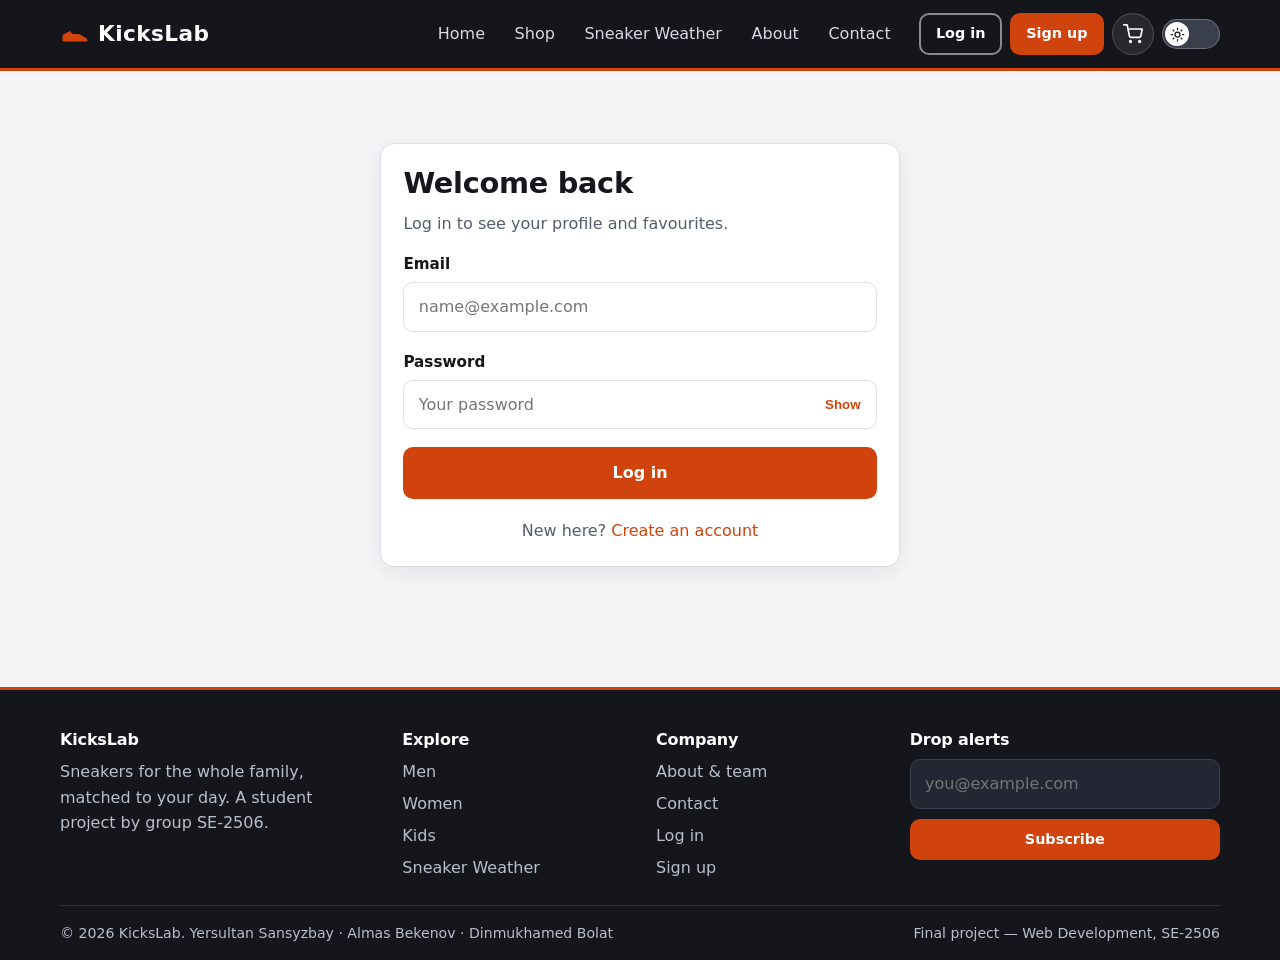
<file: login.html>
<!DOCTYPE html>
<html lang="en" data-theme="light">
<head>
    <meta charset="UTF-8">
    <meta name="viewport" content="width=device-width, initial-scale=1">
    <title>Log in — KicksLab</title>
    <meta name="description" content="Log in to your KicksLab account.">
    <meta name="color-scheme" content="light dark">
    <link rel="icon" href="data:image/svg+xml,%3Csvg xmlns='http://www.w3.org/2000/svg' viewBox='0 0 24 24'%3E%3Crect width='24' height='24' rx='6' fill='%23d1430c'/%3E%3Cpath d='M4 16v-2.500c0-.7.4-1.300 1-1.600L9 9.500l1.300 1.500c.3.400.8.600 1.300.6H14c1.300 0 1.900.3 3 1l2.500 1.500c.8.400 1.300 1.200 1.300 2V16a1 1 0 0 1-1 1H5a1 1 0 0 1-1-1z' fill='white'/%3E%3C/svg%3E">
    <script>
        /* apply the saved theme before first paint to avoid a white flash */
        (function () {
            document.documentElement.classList.add("js");
            var t = null;
            try { t = JSON.parse(localStorage.getItem("kl_theme")); } catch (e) {}
            if (!t && window.matchMedia && matchMedia("(prefers-color-scheme: dark)").matches) t = "dark";
            document.documentElement.setAttribute("data-theme", t === "dark" ? "dark" : "light");
        })();
    </script>
    <link rel="stylesheet" href="css/style.css">
</head>
<body data-page="login">
<a class="skip-link" href="#main">Skip to content</a>
<header class="site-header">
    <div class="container nav">
        <a class="brand" href="index.html" aria-label="KicksLab home"><svg class="brand-mark" width="30" height="30" viewBox="0 0 24 24" fill="currentColor" aria-hidden="true"><path d="M2 17v-3c0-.8.4-1.500 1.100-1.900L8 9.500l1.500 1.800c.4.500 1 .7 1.600.7H14c1.500 0 2.200.4 3.500 1.200l3 1.800c.9.500 1.500 1.400 1.500 2.400V17a1 1 0 0 1-1 1H3a1 1 0 0 1-1-1z"/></svg><span>KicksLab</span></a>
        <ul class="nav-links" id="navLinks">
                <li><a href="index.html">Home</a></li>
                <li><a href="shop.html">Shop</a></li>
                <li><a href="weather.html">Sneaker Weather</a></li>
                <li><a href="about.html">About</a></li>
                <li><a href="contact.html">Contact</a></li>
        </ul>
        <div class="nav-actions">
            <div id="authSlot" class="nav-actions"><a class="btn btn-sm btn-ghost-light" href="login.html">Log in</a></div>
            <button type="button" class="icon-btn" data-cart-open aria-label="Open cart"><svg viewBox="0 0 24 24" fill="none" stroke="currentColor" stroke-width="2" stroke-linecap="round" stroke-linejoin="round" aria-hidden="true"><circle cx="9" cy="21" r="1"/><circle cx="20" cy="21" r="1"/><path d="M1 1h4l2.7 13.4a2 2 0 0 0 2 1.600h9.700a2 2 0 0 0 2-1.600L23 6H6"/></svg><span class="badge" data-cart-count hidden>0</span></button>
            <button type="button" class="theme-switch" data-theme-toggle role="switch" aria-pressed="false" aria-label="Switch to dark mode" title="Light / dark mode"><span class="knob"><svg class="sun" viewBox="0 0 24 24" fill="none" stroke="currentColor" stroke-width="2" stroke-linecap="round" aria-hidden="true"><circle cx="12" cy="12" r="4"/><path d="M12 2v2M12 20v2M4.9 4.9l1.4 1.4M17.7 17.7l1.4 1.4M2 12h2M20 12h2M4.9 19.1l1.4-1.4M17.7 6.3l1.4-1.4"/></svg><svg class="moon" viewBox="0 0 24 24" fill="none" stroke="currentColor" stroke-width="2" stroke-linecap="round" stroke-linejoin="round" aria-hidden="true"><path d="M21 12.8A9 9 0 1 1 11.2 3a7 7 0 0 0 9.8 9.8z"/></svg></span></button>
        </div>
        <button type="button" class="icon-btn menu-toggle" id="menuToggle" aria-expanded="false" aria-controls="navLinks" aria-label="Toggle menu">
            <svg viewBox="0 0 24 24" fill="none" stroke="currentColor" stroke-width="2" stroke-linecap="round" aria-hidden="true"><path d="M3 6h18M3 12h18M3 18h18"/></svg>
        </button>
    </div>
</header>
<main id="main">
    <div class="container section">
        <div class="card form-card">
            <h1 style="font-size:1.8rem">Welcome back</h1>
            <p style="color:var(--muted)">Log in to see your profile and favourites.</p>
            <form id="loginForm" novalidate>
                <div class="form-alert" role="status"></div>
                <div class="field">
                <label for="email">Email</label>
                <input class="input" id="email" name="email" type="text" inputmode="email" autocomplete="email" placeholder="name@example.com">
                <div class="field-error" role="alert"></div>
            </div>
                <div class="field">
                <label for="password">Password</label>
                <div class="pass-wrap"><input class="input" id="password" name="password" type="password" autocomplete="current-password" placeholder="Your password">
                <button type="button" class="pass-toggle" data-pass-toggle="password" aria-label="Show or hide password">Show</button></div>
                <div class="field-error" role="alert"></div>
            </div>
                <button type="submit" class="btn btn-block">Log in</button>
            </form>
            <p class="form-switch">New here? <a href="signup.html">Create an account</a></p>
        </div>
    </div>
</main>
<footer class="site-footer">
    <div class="container footer-grid">
        <div>
            <h4>KicksLab</h4>
            <p>Sneakers for the whole family, matched to your day. A student project by group SE-2506.</p>
        </div>
        <div>
            <h4>Explore</h4>
            <ul>
                <li><a href="shop.html?cat=men">Men</a></li>
                <li><a href="shop.html?cat=women">Women</a></li>
                <li><a href="shop.html?cat=kids">Kids</a></li>
                <li><a href="weather.html">Sneaker Weather</a></li>
            </ul>
        </div>
        <div>
            <h4>Company</h4>
            <ul>
                <li><a href="about.html">About &amp; team</a></li>
                <li><a href="contact.html">Contact</a></li>
                <li><a href="login.html">Log in</a></li>
                <li><a href="signup.html">Sign up</a></li>
            </ul>
        </div>
        <div class="footer-news">
            <h4>Drop alerts</h4>
            <form id="newsletterForm" novalidate>
                <div class="field" style="margin-bottom:.6rem">
                    <label class="sr-only" for="newsEmail">Email</label>
                    <input class="input" id="newsEmail" name="email" type="text" inputmode="email" autocomplete="email" placeholder="you@example.com">
                    <div class="field-error" role="alert"></div>
                </div>
                <button type="submit" class="btn btn-sm btn-block">Subscribe</button>
                <div class="form-alert" role="status" style="margin:.6rem 0 0"></div>
            </form>
        </div>
    </div>
    <div class="container footer-bottom">
        <span>© <span id="year">2026</span> KicksLab. Yersultan Sansyzbay · Almas Bekenov · Dinmukhamed Bolat</span>
        <span>Final project — Web Development, SE-2506</span>
    </div>
</footer>
<dialog class="cart" id="cartDialog" aria-labelledby="cartTitle">
    <div class="cart-head"><h2 id="cartTitle" style="margin:0;font-size:1.3rem">Your cart</h2>
        <button type="button" class="btn btn-outline btn-sm" id="cartClose">Close</button></div>
    <ul class="cart-list" id="cartList"></ul>
    <div class="cart-foot">
        <div class="cart-total"><span>Total</span><span id="cartTotal">$0</span></div>
        <button type="button" class="btn btn-block" id="checkoutBtn">Checkout</button>
        <button type="button" class="btn btn-outline btn-block btn-sm" id="cartClear">Clear cart</button>
    </div>
</dialog>
<script src="js/products.js"></script>
<script src="js/script.js"></script>
<script src="js/auth.js"></script>
</body>
</html>
</file>
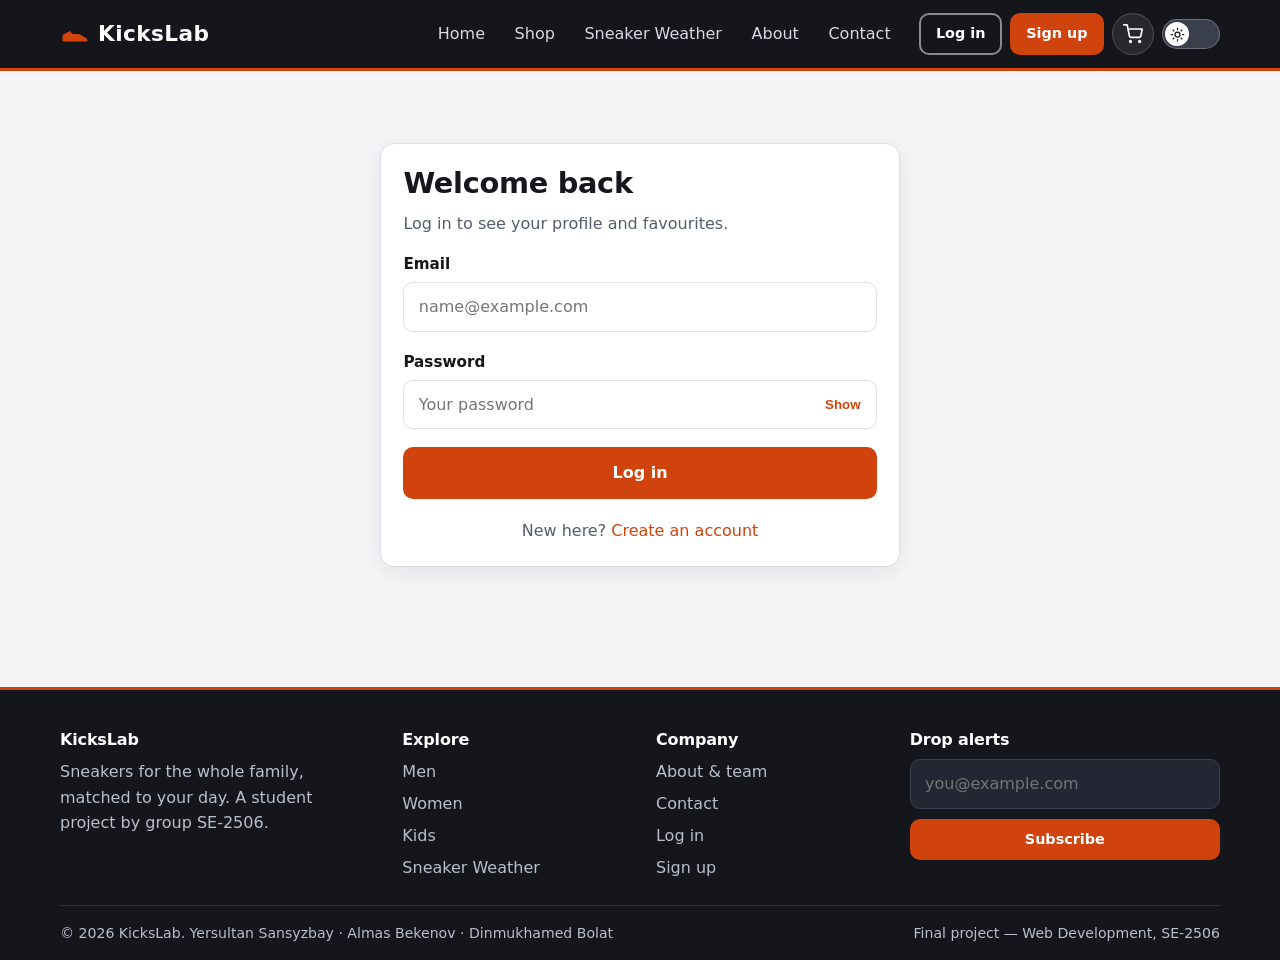
<file: profile.html>
<!DOCTYPE html>
<html lang="en" data-theme="light">
<head>
    <meta charset="UTF-8">
    <meta name="viewport" content="width=device-width, initial-scale=1">
    <title>My profile — KicksLab</title>
    <meta name="description" content="Your KicksLab profile.">
    <meta name="color-scheme" content="light dark">
    <link rel="icon" href="data:image/svg+xml,%3Csvg xmlns='http://www.w3.org/2000/svg' viewBox='0 0 24 24'%3E%3Crect width='24' height='24' rx='6' fill='%23d1430c'/%3E%3Cpath d='M4 16v-2.500c0-.7.4-1.300 1-1.600L9 9.500l1.300 1.500c.3.400.8.600 1.300.6H14c1.300 0 1.900.3 3 1l2.500 1.500c.8.400 1.300 1.200 1.300 2V16a1 1 0 0 1-1 1H5a1 1 0 0 1-1-1z' fill='white'/%3E%3C/svg%3E">
    <script>
        /* apply the saved theme before first paint to avoid a white flash */
        (function () {
            document.documentElement.classList.add("js");
            var t = null;
            try { t = JSON.parse(localStorage.getItem("kl_theme")); } catch (e) {}
            if (!t && window.matchMedia && matchMedia("(prefers-color-scheme: dark)").matches) t = "dark";
            document.documentElement.setAttribute("data-theme", t === "dark" ? "dark" : "light");
        })();
    </script>
    <link rel="stylesheet" href="css/style.css">
</head>
<body data-page="profile">
<a class="skip-link" href="#main">Skip to content</a>
<header class="site-header">
    <div class="container nav">
        <a class="brand" href="index.html" aria-label="KicksLab home"><svg class="brand-mark" width="30" height="30" viewBox="0 0 24 24" fill="currentColor" aria-hidden="true"><path d="M2 17v-3c0-.8.4-1.500 1.100-1.900L8 9.500l1.500 1.800c.4.500 1 .7 1.600.7H14c1.500 0 2.200.4 3.500 1.200l3 1.800c.9.500 1.500 1.400 1.500 2.400V17a1 1 0 0 1-1 1H3a1 1 0 0 1-1-1z"/></svg><span>KicksLab</span></a>
        <ul class="nav-links" id="navLinks">
                <li><a href="index.html">Home</a></li>
                <li><a href="shop.html">Shop</a></li>
                <li><a href="weather.html">Sneaker Weather</a></li>
                <li><a href="about.html">About</a></li>
                <li><a href="contact.html">Contact</a></li>
        </ul>
        <div class="nav-actions">
            <div id="authSlot" class="nav-actions"><a class="btn btn-sm btn-ghost-light" href="login.html">Log in</a></div>
            <button type="button" class="icon-btn" data-cart-open aria-label="Open cart"><svg viewBox="0 0 24 24" fill="none" stroke="currentColor" stroke-width="2" stroke-linecap="round" stroke-linejoin="round" aria-hidden="true"><circle cx="9" cy="21" r="1"/><circle cx="20" cy="21" r="1"/><path d="M1 1h4l2.7 13.4a2 2 0 0 0 2 1.600h9.700a2 2 0 0 0 2-1.600L23 6H6"/></svg><span class="badge" data-cart-count hidden>0</span></button>
            <button type="button" class="theme-switch" data-theme-toggle role="switch" aria-pressed="false" aria-label="Switch to dark mode" title="Light / dark mode"><span class="knob"><svg class="sun" viewBox="0 0 24 24" fill="none" stroke="currentColor" stroke-width="2" stroke-linecap="round" aria-hidden="true"><circle cx="12" cy="12" r="4"/><path d="M12 2v2M12 20v2M4.9 4.9l1.4 1.4M17.7 17.7l1.4 1.4M2 12h2M20 12h2M4.9 19.1l1.4-1.4M17.7 6.3l1.4-1.4"/></svg><svg class="moon" viewBox="0 0 24 24" fill="none" stroke="currentColor" stroke-width="2" stroke-linecap="round" stroke-linejoin="round" aria-hidden="true"><path d="M21 12.8A9 9 0 1 1 11.2 3a7 7 0 0 0 9.8 9.8z"/></svg></span></button>
        </div>
        <button type="button" class="icon-btn menu-toggle" id="menuToggle" aria-expanded="false" aria-controls="navLinks" aria-label="Toggle menu">
            <svg viewBox="0 0 24 24" fill="none" stroke="currentColor" stroke-width="2" stroke-linecap="round" aria-hidden="true"><path d="M3 6h18M3 12h18M3 18h18"/></svg>
        </button>
    </div>
</header>
<main id="main">
    <div class="container section">
        <div class="card">
            <div class="profile-head">
                <div class="avatar" id="pAvatar" aria-hidden="true"></div>
                <div style="flex:1"><h1 style="font-size:1.8rem;margin:0" id="pName"></h1><div style="color:var(--muted)" id="pEmail"></div></div>
                <button type="button" class="btn btn-outline" id="logoutBtn">Log out</button>
            </div>
            <div class="stat-row">
                <div class="stat card"><strong id="sFavs">0</strong><span>Favourites</span></div>
                <div class="stat card"><strong id="sCart">0</strong><span>Items in cart</span></div>
                <div class="stat card"><strong id="sOrders">0</strong><span>Orders placed</span></div>
            </div>
        </div>

        <div class="profile-grid">
            <section class="card">
                <h2 style="font-size:1.3rem">Your details</h2>
                <dl class="details">
                    <div><dt>Name</dt><dd id="dName"></dd></div>
                    <div><dt>Email</dt><dd id="dEmail"></dd></div>
                    <div><dt>Phone</dt><dd id="dPhone"></dd></div>
                    <div><dt>Password</dt><dd id="dPass"></dd></div>
                    <div><dt>Member since</dt><dd id="dSince"></dd></div>
                </dl>
            </section>
            <section class="card">
                <h2 style="font-size:1.3rem">Edit profile</h2>
                <form id="editForm" novalidate>
                    <div class="form-alert" role="status"></div>
                    <div class="field">
                <label for="name">Full name</label>
                <input class="input" id="name" name="name" type="text" autocomplete="name" placeholder="Your name">
                <div class="field-error" role="alert"></div>
            </div>
                    <div class="field">
                <label for="phone">Phone number</label>
                <input class="input" id="phone" name="phone" type="text" inputmode="tel" autocomplete="tel" placeholder="+7 701 123 45 67">
                <div class="field-error" role="alert"></div>
            </div>
                    <button type="submit" class="btn">Save changes</button>
                </form>
            </section>
        </div>

        <section style="margin-top:2rem">
            <h2>Your favourites</h2>
            <div class="grid grid-4" id="favList"></div>
        </section>

        <section class="card" style="margin-top:2rem;border-color:var(--danger)">
            <h3>Danger zone</h3>
            <p style="color:var(--muted)">Deleting your account removes the saved details from this browser.</p>
            <button type="button" class="btn btn-danger btn-sm" id="deleteBtn">Delete account</button>
        </section>
    </div>
</main>
<footer class="site-footer">
    <div class="container footer-grid">
        <div>
            <h4>KicksLab</h4>
            <p>Sneakers for the whole family, matched to your day. A student project by group SE-2506.</p>
        </div>
        <div>
            <h4>Explore</h4>
            <ul>
                <li><a href="shop.html?cat=men">Men</a></li>
                <li><a href="shop.html?cat=women">Women</a></li>
                <li><a href="shop.html?cat=kids">Kids</a></li>
                <li><a href="weather.html">Sneaker Weather</a></li>
            </ul>
        </div>
        <div>
            <h4>Company</h4>
            <ul>
                <li><a href="about.html">About &amp; team</a></li>
                <li><a href="contact.html">Contact</a></li>
                <li><a href="login.html">Log in</a></li>
                <li><a href="signup.html">Sign up</a></li>
            </ul>
        </div>
        <div class="footer-news">
            <h4>Drop alerts</h4>
            <form id="newsletterForm" novalidate>
                <div class="field" style="margin-bottom:.6rem">
                    <label class="sr-only" for="newsEmail">Email</label>
                    <input class="input" id="newsEmail" name="email" type="text" inputmode="email" autocomplete="email" placeholder="you@example.com">
                    <div class="field-error" role="alert"></div>
                </div>
                <button type="submit" class="btn btn-sm btn-block">Subscribe</button>
                <div class="form-alert" role="status" style="margin:.6rem 0 0"></div>
            </form>
        </div>
    </div>
    <div class="container footer-bottom">
        <span>© <span id="year">2026</span> KicksLab. Yersultan Sansyzbay · Almas Bekenov · Dinmukhamed Bolat</span>
        <span>Final project — Web Development, SE-2506</span>
    </div>
</footer>
<dialog class="cart" id="cartDialog" aria-labelledby="cartTitle">
    <div class="cart-head"><h2 id="cartTitle" style="margin:0;font-size:1.3rem">Your cart</h2>
        <button type="button" class="btn btn-outline btn-sm" id="cartClose">Close</button></div>
    <ul class="cart-list" id="cartList"></ul>
    <div class="cart-foot">
        <div class="cart-total"><span>Total</span><span id="cartTotal">$0</span></div>
        <button type="button" class="btn btn-block" id="checkoutBtn">Checkout</button>
        <button type="button" class="btn btn-outline btn-block btn-sm" id="cartClear">Clear cart</button>
    </div>
</dialog>
<script src="js/products.js"></script>
<script src="js/script.js"></script>
<script src="js/auth.js"></script>
</body>
</html>
</file>
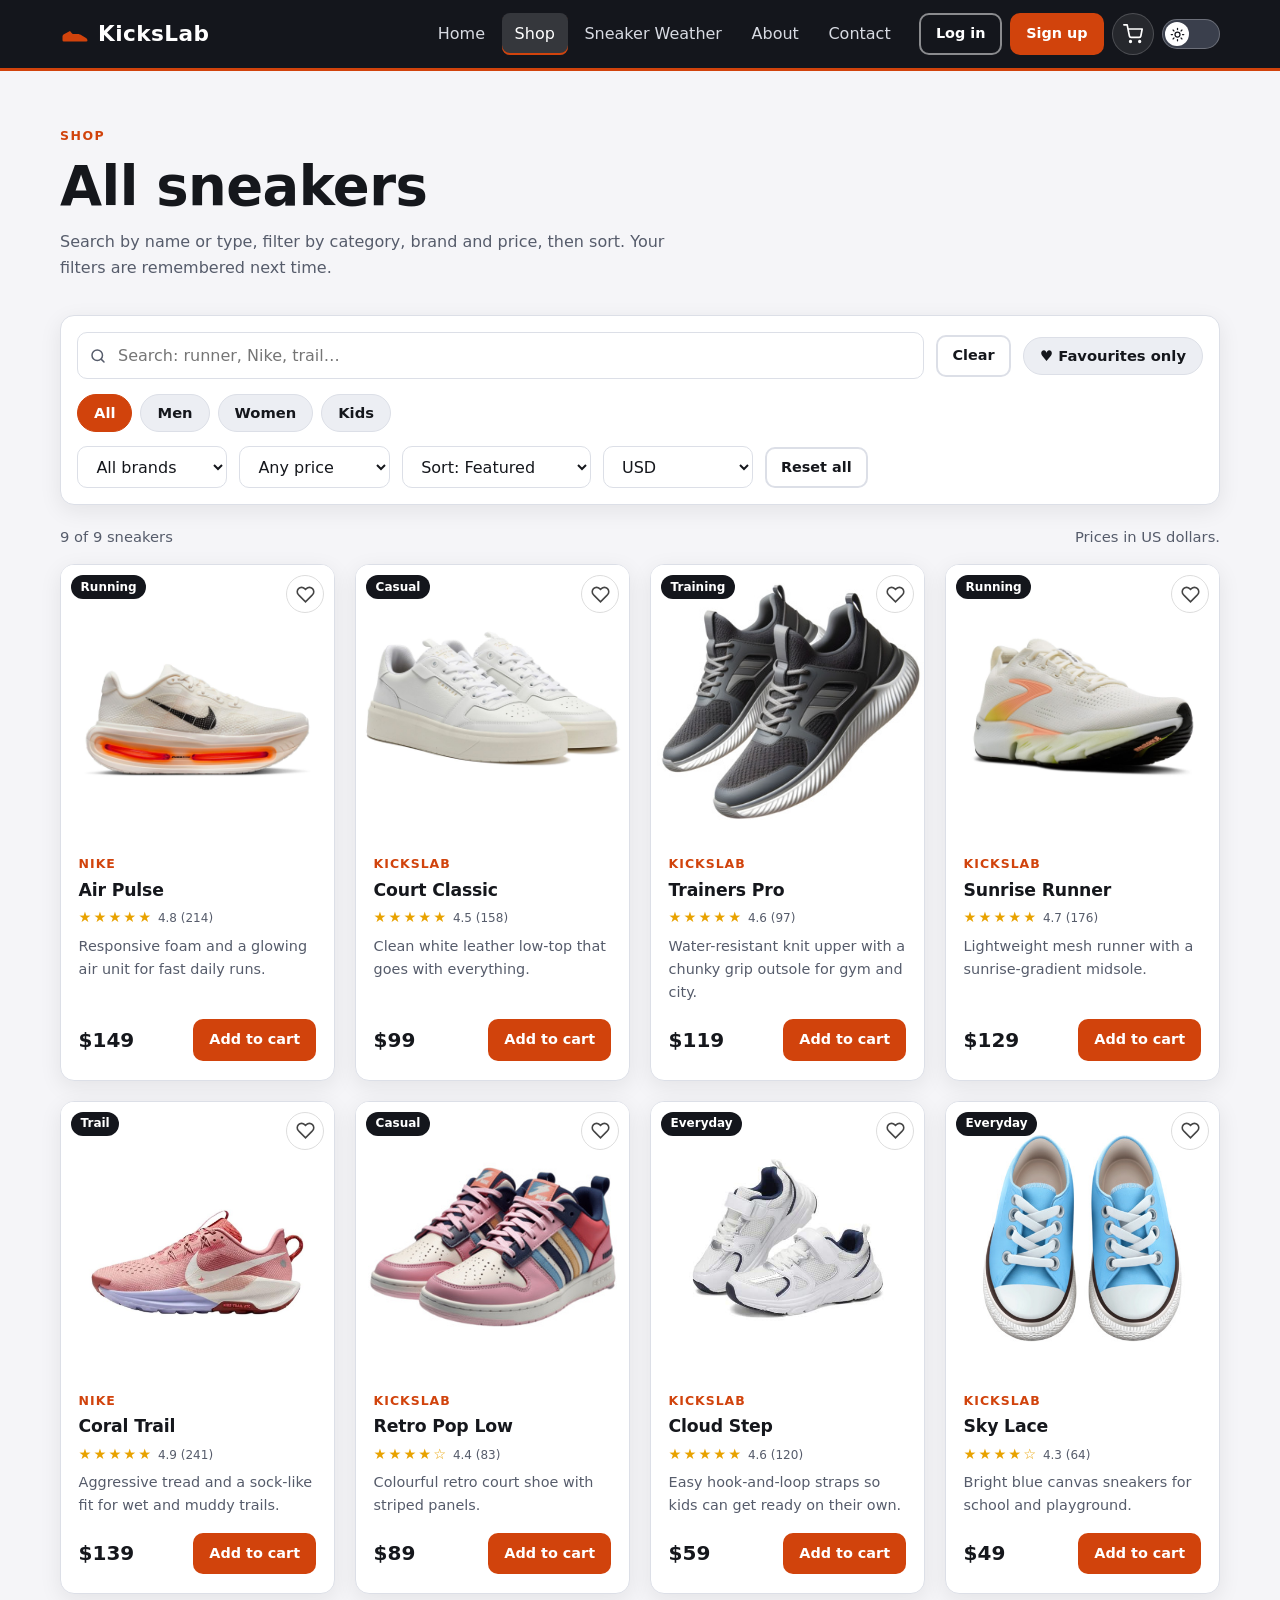
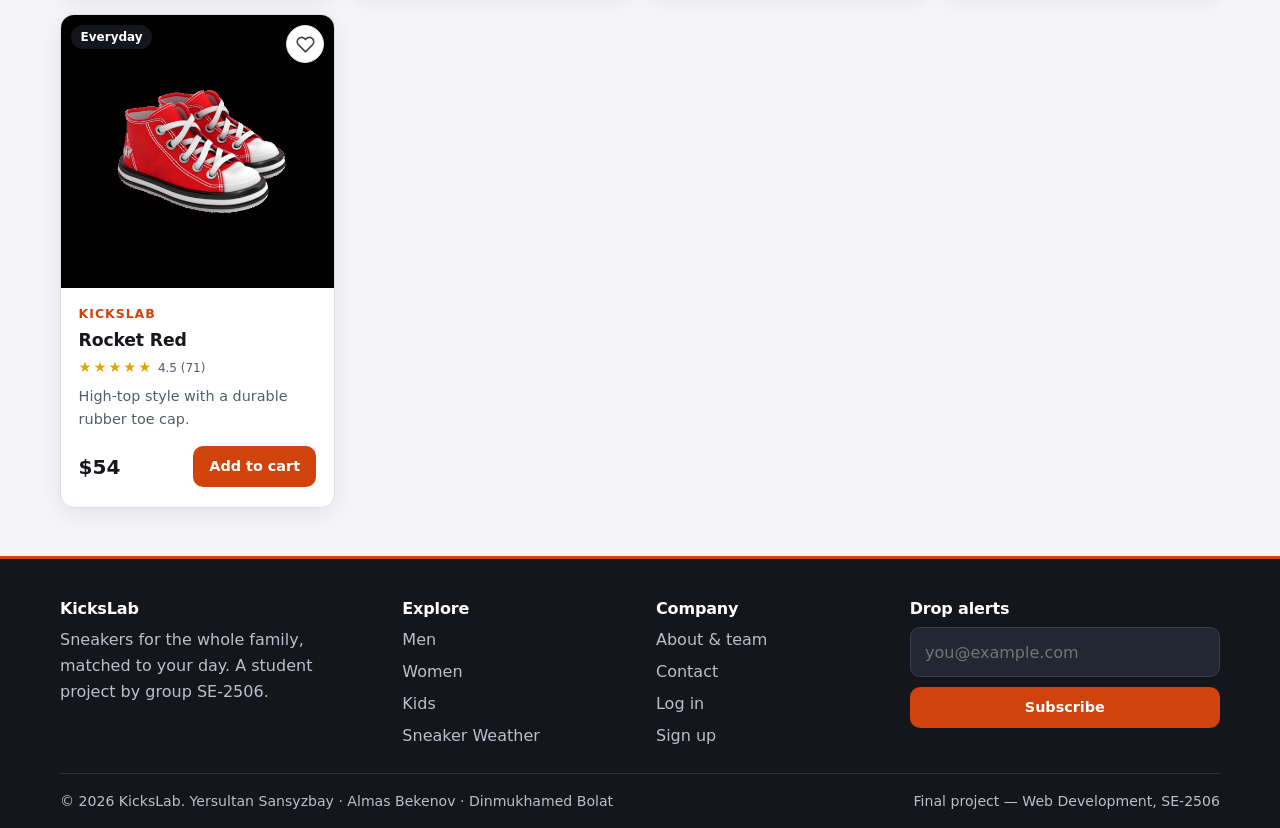
<file: shop.html>
<!DOCTYPE html>
<html lang="en" data-theme="light">
<head>
    <meta charset="UTF-8">
    <meta name="viewport" content="width=device-width, initial-scale=1">
    <title>Shop — KicksLab</title>
    <meta name="description" content="Search and filter KicksLab sneakers for men, women and kids.">
    <meta name="color-scheme" content="light dark">
    <link rel="icon" href="data:image/svg+xml,%3Csvg xmlns='http://www.w3.org/2000/svg' viewBox='0 0 24 24'%3E%3Crect width='24' height='24' rx='6' fill='%23d1430c'/%3E%3Cpath d='M4 16v-2.500c0-.7.4-1.300 1-1.600L9 9.500l1.300 1.500c.3.400.8.600 1.300.6H14c1.300 0 1.900.3 3 1l2.500 1.500c.8.400 1.300 1.200 1.300 2V16a1 1 0 0 1-1 1H5a1 1 0 0 1-1-1z' fill='white'/%3E%3C/svg%3E">
    <script>
        /* apply the saved theme before first paint to avoid a white flash */
        (function () {
            document.documentElement.classList.add("js");
            var t = null;
            try { t = JSON.parse(localStorage.getItem("kl_theme")); } catch (e) {}
            if (!t && window.matchMedia && matchMedia("(prefers-color-scheme: dark)").matches) t = "dark";
            document.documentElement.setAttribute("data-theme", t === "dark" ? "dark" : "light");
        })();
    </script>
    <link rel="stylesheet" href="css/style.css">
</head>
<body data-page="shop">
<a class="skip-link" href="#main">Skip to content</a>
<header class="site-header">
    <div class="container nav">
        <a class="brand" href="index.html" aria-label="KicksLab home"><svg class="brand-mark" width="30" height="30" viewBox="0 0 24 24" fill="currentColor" aria-hidden="true"><path d="M2 17v-3c0-.8.4-1.500 1.100-1.900L8 9.500l1.500 1.800c.4.500 1 .7 1.600.7H14c1.500 0 2.200.4 3.500 1.200l3 1.800c.9.500 1.500 1.400 1.500 2.400V17a1 1 0 0 1-1 1H3a1 1 0 0 1-1-1z"/></svg><span>KicksLab</span></a>
        <ul class="nav-links" id="navLinks">
                <li><a href="index.html">Home</a></li>
                <li><a href="shop.html">Shop</a></li>
                <li><a href="weather.html">Sneaker Weather</a></li>
                <li><a href="about.html">About</a></li>
                <li><a href="contact.html">Contact</a></li>
        </ul>
        <div class="nav-actions">
            <div id="authSlot" class="nav-actions"><a class="btn btn-sm btn-ghost-light" href="login.html">Log in</a></div>
            <button type="button" class="icon-btn" data-cart-open aria-label="Open cart"><svg viewBox="0 0 24 24" fill="none" stroke="currentColor" stroke-width="2" stroke-linecap="round" stroke-linejoin="round" aria-hidden="true"><circle cx="9" cy="21" r="1"/><circle cx="20" cy="21" r="1"/><path d="M1 1h4l2.7 13.4a2 2 0 0 0 2 1.600h9.700a2 2 0 0 0 2-1.600L23 6H6"/></svg><span class="badge" data-cart-count hidden>0</span></button>
            <button type="button" class="theme-switch" data-theme-toggle role="switch" aria-pressed="false" aria-label="Switch to dark mode" title="Light / dark mode"><span class="knob"><svg class="sun" viewBox="0 0 24 24" fill="none" stroke="currentColor" stroke-width="2" stroke-linecap="round" aria-hidden="true"><circle cx="12" cy="12" r="4"/><path d="M12 2v2M12 20v2M4.9 4.9l1.4 1.4M17.7 17.7l1.4 1.4M2 12h2M20 12h2M4.9 19.1l1.4-1.4M17.7 6.3l1.4-1.4"/></svg><svg class="moon" viewBox="0 0 24 24" fill="none" stroke="currentColor" stroke-width="2" stroke-linecap="round" stroke-linejoin="round" aria-hidden="true"><path d="M21 12.8A9 9 0 1 1 11.2 3a7 7 0 0 0 9.8 9.8z"/></svg></span></button>
        </div>
        <button type="button" class="icon-btn menu-toggle" id="menuToggle" aria-expanded="false" aria-controls="navLinks" aria-label="Toggle menu">
            <svg viewBox="0 0 24 24" fill="none" stroke="currentColor" stroke-width="2" stroke-linecap="round" aria-hidden="true"><path d="M3 6h18M3 12h18M3 18h18"/></svg>
        </button>
    </div>
</header>
<main id="main">
    <div class="container">
        <div class="page-title"><span class="eyebrow">Shop</span><h1>All sneakers</h1>
            <p>Search by name or type, filter by category, brand and price, then sort. Your filters are remembered next time.</p></div>

        <section class="toolbar" aria-label="Search and filters">
            <div class="toolbar-row">
                <form class="search-box" id="searchForm" role="search" novalidate>
                    <svg viewBox="0 0 24 24" fill="none" stroke="currentColor" stroke-width="2" stroke-linecap="round" aria-hidden="true"><circle cx="11" cy="11" r="7"/><path d="m20 20-3.500-3.500"/></svg>
                    <label class="sr-only" for="searchInput">Search sneakers</label>
                    <input class="input" id="searchInput" type="text" placeholder="Search: runner, Nike, trail…" autocomplete="off">
                </form>
                <button type="button" class="btn btn-outline btn-sm" id="clearSearch">Clear</button>
                <button type="button" class="chip" id="favOnly" aria-pressed="false">♥ Favourites only</button>
            </div>
            <div class="toolbar-row">
                <div class="chips" role="group" aria-label="Category">
                    <button type="button" class="chip" data-cat="all" aria-pressed="true">All</button>
                    <button type="button" class="chip" data-cat="men" aria-pressed="false">Men</button>
                    <button type="button" class="chip" data-cat="women" aria-pressed="false">Women</button>
                    <button type="button" class="chip" data-cat="kids" aria-pressed="false">Kids</button>
                </div>
            </div>
            <div class="toolbar-row">
                <label class="sr-only" for="brandSelect">Brand</label><select id="brandSelect"></select>
                <label class="sr-only" for="priceSelect">Price</label>
                <select id="priceSelect">
                    <option value="any">Any price</option><option value="low">Under $100</option>
                    <option value="mid">$100 – $130</option><option value="high">Over $130</option>
                </select>
                <label class="sr-only" for="sortSelect">Sort</label>
                <select id="sortSelect">
                    <option value="featured">Sort: Featured</option><option value="price-asc">Price: low to high</option>
                    <option value="price-desc">Price: high to low</option><option value="rating">Best rated</option>
                </select>
                <label class="sr-only" for="currencySelect">Currency</label><select id="currencySelect"></select>
                <button type="button" class="btn btn-outline btn-sm" id="resetFilters">Reset all</button>
            </div>
        </section>

        <div class="results-meta"><span id="resultCount" aria-live="polite"></span><span id="rateNote"></span></div>
        <div class="grid grid-4" id="productGrid"></div>
    </div>
</main>
<footer class="site-footer">
    <div class="container footer-grid">
        <div>
            <h4>KicksLab</h4>
            <p>Sneakers for the whole family, matched to your day. A student project by group SE-2506.</p>
        </div>
        <div>
            <h4>Explore</h4>
            <ul>
                <li><a href="shop.html?cat=men">Men</a></li>
                <li><a href="shop.html?cat=women">Women</a></li>
                <li><a href="shop.html?cat=kids">Kids</a></li>
                <li><a href="weather.html">Sneaker Weather</a></li>
            </ul>
        </div>
        <div>
            <h4>Company</h4>
            <ul>
                <li><a href="about.html">About &amp; team</a></li>
                <li><a href="contact.html">Contact</a></li>
                <li><a href="login.html">Log in</a></li>
                <li><a href="signup.html">Sign up</a></li>
            </ul>
        </div>
        <div class="footer-news">
            <h4>Drop alerts</h4>
            <form id="newsletterForm" novalidate>
                <div class="field" style="margin-bottom:.6rem">
                    <label class="sr-only" for="newsEmail">Email</label>
                    <input class="input" id="newsEmail" name="email" type="text" inputmode="email" autocomplete="email" placeholder="you@example.com">
                    <div class="field-error" role="alert"></div>
                </div>
                <button type="submit" class="btn btn-sm btn-block">Subscribe</button>
                <div class="form-alert" role="status" style="margin:.6rem 0 0"></div>
            </form>
        </div>
    </div>
    <div class="container footer-bottom">
        <span>© <span id="year">2026</span> KicksLab. Yersultan Sansyzbay · Almas Bekenov · Dinmukhamed Bolat</span>
        <span>Final project — Web Development, SE-2506</span>
    </div>
</footer>
<dialog class="cart" id="cartDialog" aria-labelledby="cartTitle">
    <div class="cart-head"><h2 id="cartTitle" style="margin:0;font-size:1.3rem">Your cart</h2>
        <button type="button" class="btn btn-outline btn-sm" id="cartClose">Close</button></div>
    <ul class="cart-list" id="cartList"></ul>
    <div class="cart-foot">
        <div class="cart-total"><span>Total</span><span id="cartTotal">$0</span></div>
        <button type="button" class="btn btn-block" id="checkoutBtn">Checkout</button>
        <button type="button" class="btn btn-outline btn-block btn-sm" id="cartClear">Clear cart</button>
    </div>
</dialog>
<script src="js/products.js"></script>
<script src="js/script.js"></script>
<script src="js/shop.js"></script>
</body>
</html>
</file>
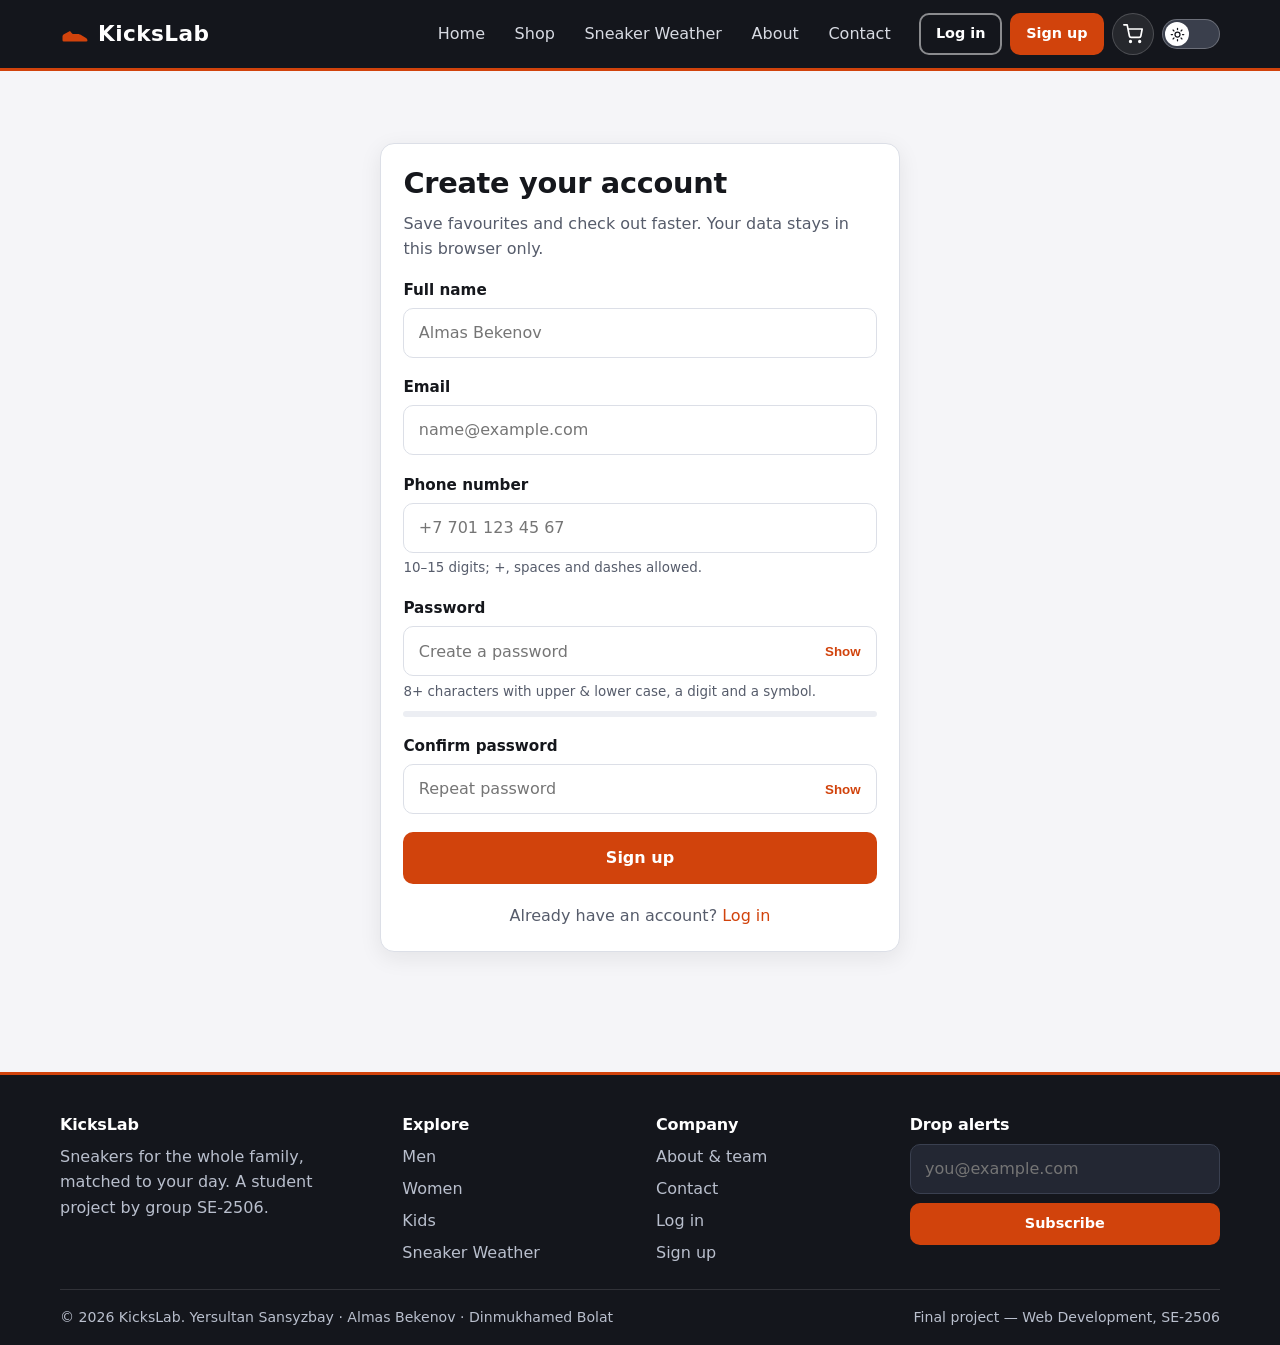
<file: signup.html>
<!DOCTYPE html>
<html lang="en" data-theme="light">
<head>
    <meta charset="UTF-8">
    <meta name="viewport" content="width=device-width, initial-scale=1">
    <title>Sign up — KicksLab</title>
    <meta name="description" content="Create a KicksLab account.">
    <meta name="color-scheme" content="light dark">
    <link rel="icon" href="data:image/svg+xml,%3Csvg xmlns='http://www.w3.org/2000/svg' viewBox='0 0 24 24'%3E%3Crect width='24' height='24' rx='6' fill='%23d1430c'/%3E%3Cpath d='M4 16v-2.500c0-.7.4-1.300 1-1.600L9 9.500l1.300 1.500c.3.400.8.600 1.300.6H14c1.300 0 1.900.3 3 1l2.500 1.500c.8.400 1.300 1.200 1.300 2V16a1 1 0 0 1-1 1H5a1 1 0 0 1-1-1z' fill='white'/%3E%3C/svg%3E">
    <script>
        /* apply the saved theme before first paint to avoid a white flash */
        (function () {
            document.documentElement.classList.add("js");
            var t = null;
            try { t = JSON.parse(localStorage.getItem("kl_theme")); } catch (e) {}
            if (!t && window.matchMedia && matchMedia("(prefers-color-scheme: dark)").matches) t = "dark";
            document.documentElement.setAttribute("data-theme", t === "dark" ? "dark" : "light");
        })();
    </script>
    <link rel="stylesheet" href="css/style.css">
</head>
<body data-page="signup">
<a class="skip-link" href="#main">Skip to content</a>
<header class="site-header">
    <div class="container nav">
        <a class="brand" href="index.html" aria-label="KicksLab home"><svg class="brand-mark" width="30" height="30" viewBox="0 0 24 24" fill="currentColor" aria-hidden="true"><path d="M2 17v-3c0-.8.4-1.500 1.100-1.900L8 9.500l1.500 1.800c.4.500 1 .7 1.600.7H14c1.500 0 2.200.4 3.500 1.200l3 1.800c.9.500 1.500 1.400 1.500 2.400V17a1 1 0 0 1-1 1H3a1 1 0 0 1-1-1z"/></svg><span>KicksLab</span></a>
        <ul class="nav-links" id="navLinks">
                <li><a href="index.html">Home</a></li>
                <li><a href="shop.html">Shop</a></li>
                <li><a href="weather.html">Sneaker Weather</a></li>
                <li><a href="about.html">About</a></li>
                <li><a href="contact.html">Contact</a></li>
        </ul>
        <div class="nav-actions">
            <div id="authSlot" class="nav-actions"><a class="btn btn-sm btn-ghost-light" href="login.html">Log in</a></div>
            <button type="button" class="icon-btn" data-cart-open aria-label="Open cart"><svg viewBox="0 0 24 24" fill="none" stroke="currentColor" stroke-width="2" stroke-linecap="round" stroke-linejoin="round" aria-hidden="true"><circle cx="9" cy="21" r="1"/><circle cx="20" cy="21" r="1"/><path d="M1 1h4l2.7 13.4a2 2 0 0 0 2 1.600h9.700a2 2 0 0 0 2-1.600L23 6H6"/></svg><span class="badge" data-cart-count hidden>0</span></button>
            <button type="button" class="theme-switch" data-theme-toggle role="switch" aria-pressed="false" aria-label="Switch to dark mode" title="Light / dark mode"><span class="knob"><svg class="sun" viewBox="0 0 24 24" fill="none" stroke="currentColor" stroke-width="2" stroke-linecap="round" aria-hidden="true"><circle cx="12" cy="12" r="4"/><path d="M12 2v2M12 20v2M4.9 4.9l1.4 1.4M17.7 17.7l1.4 1.4M2 12h2M20 12h2M4.9 19.1l1.4-1.4M17.7 6.3l1.4-1.4"/></svg><svg class="moon" viewBox="0 0 24 24" fill="none" stroke="currentColor" stroke-width="2" stroke-linecap="round" stroke-linejoin="round" aria-hidden="true"><path d="M21 12.8A9 9 0 1 1 11.2 3a7 7 0 0 0 9.8 9.8z"/></svg></span></button>
        </div>
        <button type="button" class="icon-btn menu-toggle" id="menuToggle" aria-expanded="false" aria-controls="navLinks" aria-label="Toggle menu">
            <svg viewBox="0 0 24 24" fill="none" stroke="currentColor" stroke-width="2" stroke-linecap="round" aria-hidden="true"><path d="M3 6h18M3 12h18M3 18h18"/></svg>
        </button>
    </div>
</header>
<main id="main">
    <div class="container section">
        <div class="card form-card">
            <h1 style="font-size:1.8rem">Create your account</h1>
            <p style="color:var(--muted)">Save favourites and check out faster. Your data stays in this browser only.</p>
            <form id="signupForm" novalidate>
                <div class="form-alert" role="status"></div>
                <div class="field">
                <label for="name">Full name</label>
                <input class="input" id="name" name="name" type="text" autocomplete="name" placeholder="Almas Bekenov">
                <div class="field-error" role="alert"></div>
            </div>
                <div class="field">
                <label for="email">Email</label>
                <input class="input" id="email" name="email" type="text" inputmode="email" autocomplete="email" placeholder="name@example.com">
                <div class="field-error" role="alert"></div>
            </div>
                <div class="field">
                <label for="phone">Phone number</label>
                <input class="input" id="phone" name="phone" type="text" inputmode="tel" autocomplete="tel" placeholder="+7 701 123 45 67">
                <div class="hint">10–15 digits; +, spaces and dashes allowed.</div><div class="field-error" role="alert"></div>
            </div>
                <div class="field">
                <label for="password">Password</label>
                <div class="pass-wrap"><input class="input" id="password" name="password" type="password" autocomplete="new-password" placeholder="Create a password">
                <button type="button" class="pass-toggle" data-pass-toggle="password" aria-label="Show or hide password">Show</button></div>
                <div class="hint">8+ characters with upper &amp; lower case, a digit and a symbol.</div><div class="field-error" role="alert"></div>
            </div>
                <div class="strength" aria-hidden="true" style="margin:-.6rem 0 1.1rem"><span id="strengthBar"></span></div>
                <div class="field">
                <label for="confirm">Confirm password</label>
                <div class="pass-wrap"><input class="input" id="confirm" name="confirm" type="password" autocomplete="new-password" placeholder="Repeat password">
                <button type="button" class="pass-toggle" data-pass-toggle="confirm" aria-label="Show or hide confirm password">Show</button></div>
                <div class="field-error" role="alert"></div>
            </div>
                <button type="submit" class="btn btn-block">Sign up</button>
            </form>
            <p class="form-switch">Already have an account? <a href="login.html">Log in</a></p>
        </div>
    </div>
</main>
<footer class="site-footer">
    <div class="container footer-grid">
        <div>
            <h4>KicksLab</h4>
            <p>Sneakers for the whole family, matched to your day. A student project by group SE-2506.</p>
        </div>
        <div>
            <h4>Explore</h4>
            <ul>
                <li><a href="shop.html?cat=men">Men</a></li>
                <li><a href="shop.html?cat=women">Women</a></li>
                <li><a href="shop.html?cat=kids">Kids</a></li>
                <li><a href="weather.html">Sneaker Weather</a></li>
            </ul>
        </div>
        <div>
            <h4>Company</h4>
            <ul>
                <li><a href="about.html">About &amp; team</a></li>
                <li><a href="contact.html">Contact</a></li>
                <li><a href="login.html">Log in</a></li>
                <li><a href="signup.html">Sign up</a></li>
            </ul>
        </div>
        <div class="footer-news">
            <h4>Drop alerts</h4>
            <form id="newsletterForm" novalidate>
                <div class="field" style="margin-bottom:.6rem">
                    <label class="sr-only" for="newsEmail">Email</label>
                    <input class="input" id="newsEmail" name="email" type="text" inputmode="email" autocomplete="email" placeholder="you@example.com">
                    <div class="field-error" role="alert"></div>
                </div>
                <button type="submit" class="btn btn-sm btn-block">Subscribe</button>
                <div class="form-alert" role="status" style="margin:.6rem 0 0"></div>
            </form>
        </div>
    </div>
    <div class="container footer-bottom">
        <span>© <span id="year">2026</span> KicksLab. Yersultan Sansyzbay · Almas Bekenov · Dinmukhamed Bolat</span>
        <span>Final project — Web Development, SE-2506</span>
    </div>
</footer>
<dialog class="cart" id="cartDialog" aria-labelledby="cartTitle">
    <div class="cart-head"><h2 id="cartTitle" style="margin:0;font-size:1.3rem">Your cart</h2>
        <button type="button" class="btn btn-outline btn-sm" id="cartClose">Close</button></div>
    <ul class="cart-list" id="cartList"></ul>
    <div class="cart-foot">
        <div class="cart-total"><span>Total</span><span id="cartTotal">$0</span></div>
        <button type="button" class="btn btn-block" id="checkoutBtn">Checkout</button>
        <button type="button" class="btn btn-outline btn-block btn-sm" id="cartClear">Clear cart</button>
    </div>
</dialog>
<script src="js/products.js"></script>
<script src="js/script.js"></script>
<script src="js/auth.js"></script>
</body>
</html>
</file>
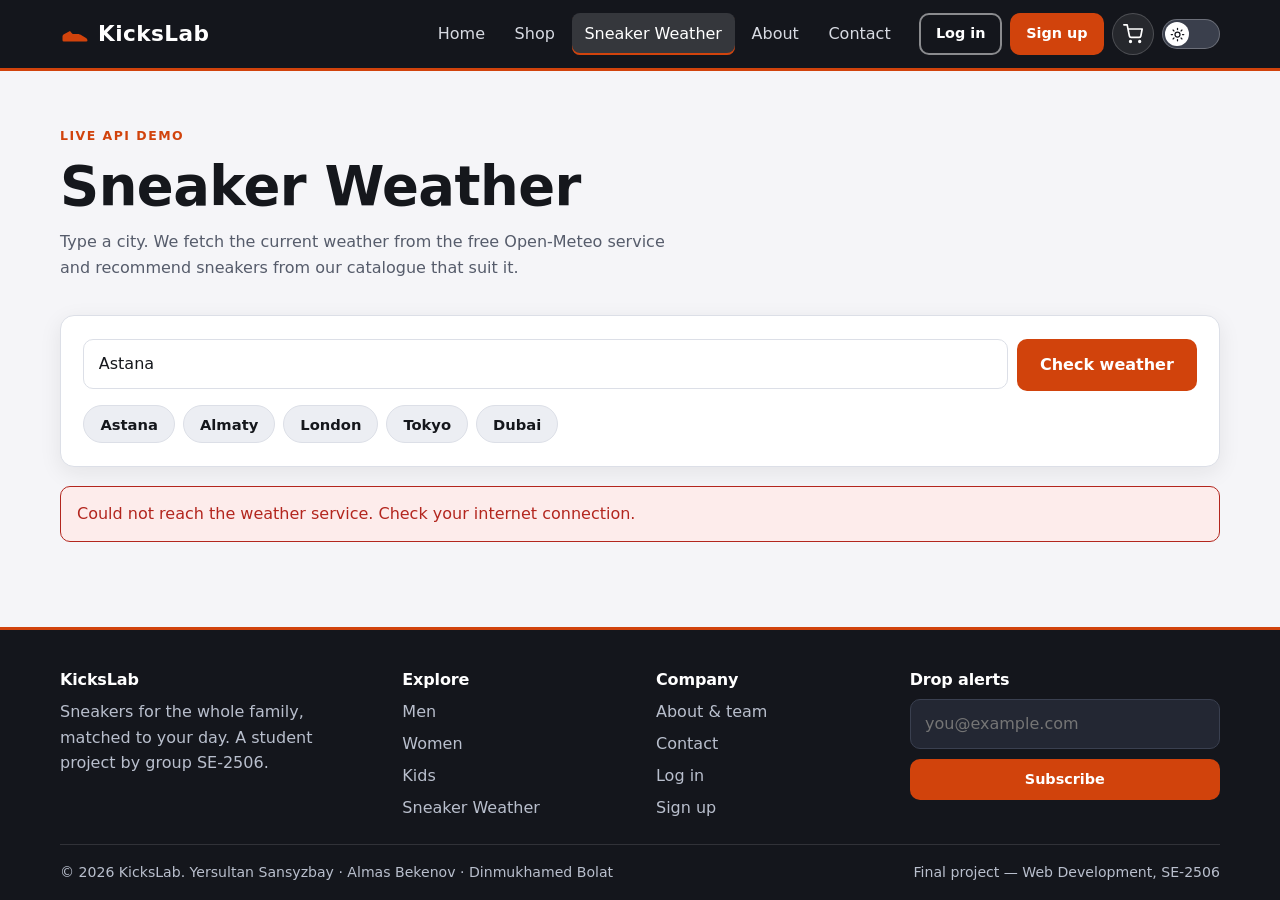
<file: weather.html>
<!DOCTYPE html>
<html lang="en" data-theme="light">
<head>
    <meta charset="UTF-8">
    <meta name="viewport" content="width=device-width, initial-scale=1">
    <title>Sneaker Weather — KicksLab</title>
    <meta name="description" content="Live weather from Open-Meteo with sneaker recommendations.">
    <meta name="color-scheme" content="light dark">
    <link rel="icon" href="data:image/svg+xml,%3Csvg xmlns='http://www.w3.org/2000/svg' viewBox='0 0 24 24'%3E%3Crect width='24' height='24' rx='6' fill='%23d1430c'/%3E%3Cpath d='M4 16v-2.500c0-.7.4-1.300 1-1.600L9 9.500l1.300 1.500c.3.400.8.600 1.300.6H14c1.300 0 1.900.3 3 1l2.500 1.500c.8.400 1.300 1.200 1.300 2V16a1 1 0 0 1-1 1H5a1 1 0 0 1-1-1z' fill='white'/%3E%3C/svg%3E">
    <script>
        /* apply the saved theme before first paint to avoid a white flash */
        (function () {
            document.documentElement.classList.add("js");
            var t = null;
            try { t = JSON.parse(localStorage.getItem("kl_theme")); } catch (e) {}
            if (!t && window.matchMedia && matchMedia("(prefers-color-scheme: dark)").matches) t = "dark";
            document.documentElement.setAttribute("data-theme", t === "dark" ? "dark" : "light");
        })();
    </script>
    <link rel="stylesheet" href="css/style.css">
</head>
<body data-page="weather">
<a class="skip-link" href="#main">Skip to content</a>
<header class="site-header">
    <div class="container nav">
        <a class="brand" href="index.html" aria-label="KicksLab home"><svg class="brand-mark" width="30" height="30" viewBox="0 0 24 24" fill="currentColor" aria-hidden="true"><path d="M2 17v-3c0-.8.4-1.500 1.100-1.900L8 9.500l1.500 1.800c.4.500 1 .7 1.600.7H14c1.500 0 2.200.4 3.500 1.200l3 1.800c.9.500 1.500 1.400 1.500 2.400V17a1 1 0 0 1-1 1H3a1 1 0 0 1-1-1z"/></svg><span>KicksLab</span></a>
        <ul class="nav-links" id="navLinks">
                <li><a href="index.html">Home</a></li>
                <li><a href="shop.html">Shop</a></li>
                <li><a href="weather.html">Sneaker Weather</a></li>
                <li><a href="about.html">About</a></li>
                <li><a href="contact.html">Contact</a></li>
        </ul>
        <div class="nav-actions">
            <div id="authSlot" class="nav-actions"><a class="btn btn-sm btn-ghost-light" href="login.html">Log in</a></div>
            <button type="button" class="icon-btn" data-cart-open aria-label="Open cart"><svg viewBox="0 0 24 24" fill="none" stroke="currentColor" stroke-width="2" stroke-linecap="round" stroke-linejoin="round" aria-hidden="true"><circle cx="9" cy="21" r="1"/><circle cx="20" cy="21" r="1"/><path d="M1 1h4l2.7 13.4a2 2 0 0 0 2 1.600h9.700a2 2 0 0 0 2-1.600L23 6H6"/></svg><span class="badge" data-cart-count hidden>0</span></button>
            <button type="button" class="theme-switch" data-theme-toggle role="switch" aria-pressed="false" aria-label="Switch to dark mode" title="Light / dark mode"><span class="knob"><svg class="sun" viewBox="0 0 24 24" fill="none" stroke="currentColor" stroke-width="2" stroke-linecap="round" aria-hidden="true"><circle cx="12" cy="12" r="4"/><path d="M12 2v2M12 20v2M4.9 4.9l1.4 1.4M17.7 17.7l1.4 1.4M2 12h2M20 12h2M4.9 19.1l1.4-1.4M17.7 6.3l1.4-1.4"/></svg><svg class="moon" viewBox="0 0 24 24" fill="none" stroke="currentColor" stroke-width="2" stroke-linecap="round" stroke-linejoin="round" aria-hidden="true"><path d="M21 12.8A9 9 0 1 1 11.2 3a7 7 0 0 0 9.8 9.8z"/></svg></span></button>
        </div>
        <button type="button" class="icon-btn menu-toggle" id="menuToggle" aria-expanded="false" aria-controls="navLinks" aria-label="Toggle menu">
            <svg viewBox="0 0 24 24" fill="none" stroke="currentColor" stroke-width="2" stroke-linecap="round" aria-hidden="true"><path d="M3 6h18M3 12h18M3 18h18"/></svg>
        </button>
    </div>
</header>
<main id="main">
    <div class="container">
        <div class="page-title"><span class="eyebrow">Live API demo</span><h1>Sneaker Weather</h1>
            <p>Type a city. We fetch the current weather from the free Open-Meteo service and recommend sneakers from our catalogue that suit it.</p></div>

        <form class="card" id="cityForm" novalidate style="margin-bottom:1.2rem">
            <div class="inline-form">
                <div class="field">
                    <label class="sr-only" for="city">City</label>
                    <input class="input" id="city" name="city" type="text" placeholder="City, e.g. Almaty" autocomplete="off">
                    <div class="field-error" role="alert"></div>
                </div>
                <button type="submit" class="btn">Check weather</button>
            </div>
            <div class="chips" style="margin-top:.9rem" aria-label="Quick cities">
                <button type="button" class="chip" data-city="Astana">Astana</button>
                <button type="button" class="chip" data-city="Almaty">Almaty</button>
                <button type="button" class="chip" data-city="London">London</button>
                <button type="button" class="chip" data-city="Tokyo">Tokyo</button>
                <button type="button" class="chip" data-city="Dubai">Dubai</button>
            </div>
        </form>

        <div id="weatherStatus" class="status" hidden></div>

        <div id="weatherResult" hidden>
            <div class="weather-grid">
                <div class="card weather-now">
                    <h2 id="wPlace" style="font-size:1.3rem"></h2>
                    <div class="emoji" id="wIcon" aria-hidden="true"></div>
                    <div class="big" id="wTemp"></div>
                    <div id="wText" style="color:var(--muted);font-weight:600"></div>
                    <div class="weather-meta">
                        <span>Feels like <strong id="wFeels"></strong></span>
                        <span>Wind <strong id="wWind"></strong></span>
                        <span>Humidity <strong id="wHumidity"></strong></span>
                    </div>
                </div>
                <div class="card">
                    <span class="eyebrow">Our recommendation</span>
                    <h2 style="font-size:1.4rem">What to wear on your feet</h2>
                    <p id="wWhy" style="color:var(--muted)"></p>
                    <p class="hint">Data: Open-Meteo.com (free public API). Suggestions are matched using tags on each product.</p>
                </div>
            </div>
            <h2 style="margin-top:2rem">Matching sneakers</h2>
            <div class="rec-list" id="wPicks"></div>
        </div>
    </div>
</main>
<footer class="site-footer">
    <div class="container footer-grid">
        <div>
            <h4>KicksLab</h4>
            <p>Sneakers for the whole family, matched to your day. A student project by group SE-2506.</p>
        </div>
        <div>
            <h4>Explore</h4>
            <ul>
                <li><a href="shop.html?cat=men">Men</a></li>
                <li><a href="shop.html?cat=women">Women</a></li>
                <li><a href="shop.html?cat=kids">Kids</a></li>
                <li><a href="weather.html">Sneaker Weather</a></li>
            </ul>
        </div>
        <div>
            <h4>Company</h4>
            <ul>
                <li><a href="about.html">About &amp; team</a></li>
                <li><a href="contact.html">Contact</a></li>
                <li><a href="login.html">Log in</a></li>
                <li><a href="signup.html">Sign up</a></li>
            </ul>
        </div>
        <div class="footer-news">
            <h4>Drop alerts</h4>
            <form id="newsletterForm" novalidate>
                <div class="field" style="margin-bottom:.6rem">
                    <label class="sr-only" for="newsEmail">Email</label>
                    <input class="input" id="newsEmail" name="email" type="text" inputmode="email" autocomplete="email" placeholder="you@example.com">
                    <div class="field-error" role="alert"></div>
                </div>
                <button type="submit" class="btn btn-sm btn-block">Subscribe</button>
                <div class="form-alert" role="status" style="margin:.6rem 0 0"></div>
            </form>
        </div>
    </div>
    <div class="container footer-bottom">
        <span>© <span id="year">2026</span> KicksLab. Yersultan Sansyzbay · Almas Bekenov · Dinmukhamed Bolat</span>
        <span>Final project — Web Development, SE-2506</span>
    </div>
</footer>
<dialog class="cart" id="cartDialog" aria-labelledby="cartTitle">
    <div class="cart-head"><h2 id="cartTitle" style="margin:0;font-size:1.3rem">Your cart</h2>
        <button type="button" class="btn btn-outline btn-sm" id="cartClose">Close</button></div>
    <ul class="cart-list" id="cartList"></ul>
    <div class="cart-foot">
        <div class="cart-total"><span>Total</span><span id="cartTotal">$0</span></div>
        <button type="button" class="btn btn-block" id="checkoutBtn">Checkout</button>
        <button type="button" class="btn btn-outline btn-block btn-sm" id="cartClear">Clear cart</button>
    </div>
</dialog>
<script src="js/products.js"></script>
<script src="js/script.js"></script>
<script src="js/weather.js"></script>
</body>
</html>
</file>
<file: css/style.css>
/* ==========================================================================
   KicksLab — main stylesheet
   Sections: 1 tokens · 2 base · 3 layout · 4 header · 5 buttons · 6 hero
             7 cards/grid · 8 shop · 9 forms · 10 profile · 11 misc · 12 footer
             13 animations · 14 responsive
   ========================================================================== */

/* ---------- 1. Design tokens (light is the default theme) ---------- */
:root {
    --bg: #f5f5f8;
    --surface: #ffffff;
    --surface-2: #eceef3;
    --text: #15171c;
    --muted: #565c6b;
    --border: #dcdfe7;
    --accent: #d1430c;          /* white text on it = 5:1 contrast */
    --accent-hover: #b53a09;
    --accent-text: #ffffff;
    --accent-soft: #fde9df;
    --dark: #14161c;
    --success: #14733d;
    --success-bg: #e3f6ea;
    --danger: #b3261e;
    --danger-bg: #fdeceb;
    --shadow: 0 6px 22px rgba(20, 22, 28, .08);
    --shadow-lg: 0 14px 36px rgba(20, 22, 28, .16);
    --radius: 14px;
    --header-h: 68px;
    color-scheme: light;
}

:root[data-theme="dark"] {
    --bg: #0e1015;
    --surface: #171a21;
    --surface-2: #20242d;
    --text: #eef0f5;
    --muted: #a6adbd;
    --border: #2c313c;
    --accent: #ff7a3d;          /* dark text on it = 7:1 contrast */
    --accent-hover: #ff9560;
    --accent-text: #1a0d05;
    --accent-soft: #33200f;
    --dark: #08090c;
    --success: #6fdc9a;
    --success-bg: #12301f;
    --danger: #ff8a82;
    --danger-bg: #371614;
    --shadow: 0 6px 22px rgba(0, 0, 0, .45);
    --shadow-lg: 0 14px 36px rgba(0, 0, 0, .6);
    color-scheme: dark;
}

/* ---------- 2. Base ---------- */
*, *::before, *::after { box-sizing: border-box; }

html { scroll-behavior: smooth; -webkit-text-size-adjust: 100%; }

body {
    margin: 0;
    min-height: 100vh;
    display: flex;
    flex-direction: column;
    font-family: system-ui, -apple-system, "Segoe UI", Roboto, Helvetica, Arial, sans-serif;
    font-size: 1rem;
    line-height: 1.6;
    color: var(--text);
    background: var(--bg);
    transition: background-color .3s ease, color .3s ease;
}

main { flex: 1 0 auto; }

img { max-width: 100%; display: block; }

a { color: var(--accent); text-decoration: none; }
a:hover { text-decoration: underline; }

h1, h2, h3, h4 { line-height: 1.2; margin: 0 0 .6rem; letter-spacing: -.01em; }
h1 { font-size: clamp(2rem, 5vw, 3.4rem); }
h2 { font-size: clamp(1.5rem, 3.2vw, 2.1rem); }
h3 { font-size: 1.2rem; }
p { margin: 0 0 1rem; }

:focus-visible { outline: 3px solid var(--accent); outline-offset: 2px; border-radius: 4px; }

.sr-only {
    position: absolute; width: 1px; height: 1px; padding: 0; margin: -1px;
    overflow: hidden; clip: rect(0, 0, 0, 0); white-space: nowrap; border: 0;
}

.skip-link {
    position: absolute; left: 1rem; top: -4rem; z-index: 200;
    background: var(--accent); color: var(--accent-text);
    padding: .5rem 1rem; border-radius: 8px;
}
.skip-link:focus { top: 1rem; }

/* ---------- 3. Layout ---------- */
.container { width: min(1160px, 100% - 2rem); margin-inline: auto; }
.section { padding: clamp(2.5rem, 6vw, 4.5rem) 0; }
.section-head { max-width: 640px; margin-bottom: 2rem; }
.section-head p { color: var(--muted); }
.eyebrow {
    display: inline-block; font-size: .78rem; font-weight: 700; letter-spacing: .12em;
    text-transform: uppercase; color: var(--accent); margin-bottom: .5rem;
}
.grid { display: grid; gap: 1.25rem; }
.grid-3 { grid-template-columns: repeat(auto-fit, minmax(240px, 1fr)); }
.grid-4 { grid-template-columns: repeat(auto-fill, minmax(230px, 1fr)); }
.page-title {
    padding: clamp(2rem, 5vw, 3.2rem) 0 1.2rem;
}
.page-title p { color: var(--muted); max-width: 620px; }

/* ---------- 4. Header / navigation ---------- */
.site-header {
    position: sticky; top: 0; z-index: 100;
    background: var(--dark); color: #fff;
    border-bottom: 3px solid var(--accent);
}
.nav {
    display: flex; align-items: center; gap: 1rem;
    min-height: var(--header-h);
}
.brand {
    display: flex; align-items: center; gap: .5rem;
    font-weight: 800; font-size: 1.35rem; letter-spacing: .02em; color: #fff;
}
.brand:hover { text-decoration: none; }
.brand-mark { color: var(--accent); transition: transform .4s ease; }
.brand:hover .brand-mark { transform: rotate(-18deg) scale(1.15); }

.nav-links {
    display: flex; align-items: center; gap: .25rem;
    list-style: none; margin: 0 0 0 auto; padding: 0;
}
.nav-links a {
    display: block; padding: .5rem .8rem; border-radius: 8px;
    color: #d7dae2; font-weight: 500; transition: background .2s, color .2s;
}
.nav-links a:hover { background: rgba(255, 255, 255, .1); color: #fff; text-decoration: none; }
.nav-links a.active { color: #fff; background: rgba(255, 255, 255, .14); box-shadow: inset 0 -2px 0 var(--accent); }

.nav-actions { display: flex; align-items: center; gap: .5rem; }

.icon-btn {
    position: relative; display: inline-flex; align-items: center; justify-content: center;
    width: 42px; height: 42px; border-radius: 50%;
    background: rgba(255, 255, 255, .08); border: 1px solid rgba(255, 255, 255, .18);
    color: #fff; cursor: pointer;
    transition: background .2s, transform .2s, border-color .2s;
}
.icon-btn:hover { background: rgba(255, 255, 255, .2); transform: translateY(-2px); }
.icon-btn svg { width: 20px; height: 20px; transition: transform .5s ease; }
.icon-btn:hover svg { transform: rotate(20deg); }
.badge {
    position: absolute; top: -4px; right: -4px; min-width: 20px; height: 20px; padding: 0 5px;
    border-radius: 10px; background: var(--accent); color: var(--accent-text);
    font-size: .72rem; font-weight: 700; display: grid; place-items: center;
}
.badge[hidden] { display: none; }

/* Theme toggle switch */
.theme-switch {
    position: relative; width: 58px; height: 30px; border-radius: 15px; padding: 0;
    background: #3a3f4c; border: 1px solid rgba(255, 255, 255, .25); cursor: pointer;
    transition: background .3s;
}
.theme-switch .knob {
    position: absolute; top: 2px; left: 2px; width: 24px; height: 24px; border-radius: 50%;
    background: #fff; display: grid; place-items: center; color: #14161c;
    transition: transform .3s cubic-bezier(.5, 1.6, .5, 1);
}
.theme-switch .knob svg { width: 15px; height: 15px; }
.theme-switch .moon { display: none; }
:root[data-theme="dark"] .theme-switch { background: var(--accent); }
:root[data-theme="dark"] .theme-switch .knob { transform: translateX(28px); }
:root[data-theme="dark"] .theme-switch .sun { display: none; }
:root[data-theme="dark"] .theme-switch .moon { display: block; }

.menu-toggle { display: none; }

.user-chip {
    display: inline-flex; align-items: center; gap: .5rem; padding: .25rem .8rem .25rem .3rem;
    border-radius: 999px; background: rgba(255, 255, 255, .1); color: #fff; font-weight: 600;
    transition: background .2s;
}
.user-chip:hover { background: rgba(255, 255, 255, .22); text-decoration: none; }
.avatar {
    display: inline-grid; place-items: center; width: 32px; height: 32px; border-radius: 50%;
    background: var(--accent); color: var(--accent-text); font-weight: 800; font-size: .9rem;
}

/* ---------- 5. Buttons ---------- */
.btn {
    display: inline-flex; align-items: center; justify-content: center; gap: .5rem;
    padding: .7rem 1.3rem; border-radius: 10px; border: 2px solid transparent;
    font: inherit; font-weight: 700; cursor: pointer; text-decoration: none;
    background: var(--accent); color: var(--accent-text);
    transition: transform .2s ease, box-shadow .2s ease, background .2s ease, color .2s ease;
}
.btn:hover { background: var(--accent-hover); transform: translateY(-3px); box-shadow: 0 8px 18px rgba(209, 67, 12, .35); text-decoration: none; }
.btn:active { transform: translateY(0) scale(.97); box-shadow: none; }
.btn[disabled] { opacity: .6; cursor: not-allowed; transform: none; box-shadow: none; }
.btn-outline { background: transparent; color: var(--text); border-color: var(--border); }
.btn-outline:hover { background: var(--surface-2); color: var(--text); box-shadow: var(--shadow); }
.btn-light { background: #fff; color: #14161c; }
.btn-light:hover { background: #f0f0f0; }
.btn-ghost-light { background: transparent; color: #fff; border-color: rgba(255, 255, 255, .5); }
.btn-ghost-light:hover { background: rgba(255, 255, 255, .15); box-shadow: none; }
.btn-danger { background: var(--danger); color: #fff; }
.btn-danger:hover { background: var(--danger); filter: brightness(.9); box-shadow: none; }
.btn-sm { padding: .45rem .9rem; font-size: .9rem; }
.btn-block { width: 100%; }
.btn .spin { width: 16px; height: 16px; border: 2px solid currentColor; border-right-color: transparent; border-radius: 50%; animation: spin .7s linear infinite; }

/* ---------- 6. Hero ---------- */
.hero {
    position: relative; overflow: hidden; color: #fff;
    background: radial-gradient(circle at 80% 20%, #4a1d0c 0, transparent 55%), linear-gradient(135deg, #0d0f14, #1d2230);
}
.hero-inner {
    display: grid; grid-template-columns: 1.1fr .9fr; gap: 2rem; align-items: center;
    padding: clamp(2.5rem, 7vw, 5rem) 0;
}
.hero h1 span { color: #ff8a52; }
.hero p { color: #c9cedb; font-size: 1.1rem; max-width: 520px; }
.hero-actions { display: flex; flex-wrap: wrap; gap: .8rem; margin-top: 1.5rem; }
.hero-stats { display: flex; flex-wrap: wrap; gap: 2rem; margin-top: 2rem; }
.hero-stats strong { display: block; font-size: 1.6rem; color: #ff8a52; }
.hero-stats span { font-size: .85rem; color: #b6bccb; }
.hero-art { position: relative; display: grid; place-items: center; }
.hero-art::before {
    content: ""; position: absolute; width: 85%; aspect-ratio: 1; border-radius: 50%;
    background: radial-gradient(circle, rgba(255, 122, 61, .55), transparent 70%);
    animation: pulse 4s ease-in-out infinite;
}
.hero-art img {
    position: relative; width: min(440px, 100%); border-radius: 24px; background: #fff;
    box-shadow: var(--shadow-lg); animation: float 5s ease-in-out infinite;
}

/* ---------- 7. Cards / grids ---------- */
.card {
    background: var(--surface); border: 1px solid var(--border); border-radius: var(--radius);
    box-shadow: var(--shadow); padding: 1.4rem;
    transition: transform .25s ease, box-shadow .25s ease, border-color .25s;
}
.card-hover:hover { transform: translateY(-6px); box-shadow: var(--shadow-lg); border-color: var(--accent); }

.cat-card { display: flex; flex-direction: column; overflow: hidden; padding: 0; color: inherit; }
.cat-card:hover { text-decoration: none; }
.cat-card .cat-img { aspect-ratio: 16 / 10; background: #fff; display: grid; place-items: center; overflow: hidden; }
.cat-card .cat-img img { height: 100%; width: 100%; object-fit: contain; transition: transform .4s ease; }
.cat-card:hover .cat-img img { transform: scale(1.1); }
.cat-card .cat-body { padding: 1.1rem 1.3rem 1.3rem; }
.cat-card .cat-body p { margin: 0; color: var(--muted); font-size: .95rem; }

.feature .icon {
    width: 48px; height: 48px; border-radius: 12px; display: grid; place-items: center;
    background: var(--accent-soft); color: var(--accent); margin-bottom: .9rem;
    transition: transform .4s ease;
}
.feature:hover .icon { transform: rotate(-10deg) scale(1.1); }
.feature .icon svg { width: 24px; height: 24px; }
.feature p { color: var(--muted); margin: 0; }

.cta-band {
    background: linear-gradient(120deg, #14161c, #3a1a0b); color: #fff;
    border-radius: 20px; padding: clamp(1.8rem, 5vw, 3rem);
    display: flex; flex-wrap: wrap; gap: 1.5rem; align-items: center; justify-content: space-between;
}
.cta-band p { color: #cfd3de; margin: 0; max-width: 520px; }

/* ---------- 8. Shop ---------- */
.toolbar {
    display: grid; gap: .9rem; padding: 1rem; margin-bottom: 1.2rem;
    background: var(--surface); border: 1px solid var(--border); border-radius: var(--radius); box-shadow: var(--shadow);
}
.toolbar-row { display: flex; flex-wrap: wrap; gap: .75rem; align-items: center; }
.search-box { position: relative; flex: 1 1 260px; }
.search-box svg { position: absolute; left: 12px; top: 50%; transform: translateY(-50%); width: 18px; height: 18px; color: var(--muted); }
.search-box input { padding-left: 2.4rem; }
.chips { display: flex; flex-wrap: wrap; gap: .5rem; }
.chip {
    padding: .4rem 1rem; border-radius: 999px; border: 1px solid var(--border);
    background: var(--surface-2); color: var(--text); font: inherit; font-weight: 600; font-size: .92rem; cursor: pointer;
    transition: background .2s, color .2s, transform .2s, border-color .2s;
}
.chip:hover { transform: translateY(-2px); border-color: var(--accent); }
.chip[aria-pressed="true"] { background: var(--accent); color: var(--accent-text); border-color: var(--accent); }
.results-meta { display: flex; flex-wrap: wrap; justify-content: space-between; gap: .5rem; color: var(--muted); font-size: .92rem; margin-bottom: 1rem; }

.product {
    display: flex; flex-direction: column; overflow: hidden; padding: 0;
    background: var(--surface); border: 1px solid var(--border); border-radius: var(--radius);
    box-shadow: var(--shadow); transition: transform .25s ease, box-shadow .25s ease, border-color .25s;
    animation: fadeUp .5s ease both;
}
.product:hover { transform: translateY(-6px); box-shadow: var(--shadow-lg); border-color: var(--accent); }
.product-img { position: relative; aspect-ratio: 1; background: #fff; overflow: hidden; }
.product-img img { width: 100%; height: 100%; object-fit: contain; transition: transform .4s ease; }
.product-img.dark-bg { background: #000; }
.product:hover .product-img img { transform: scale(1.08); }
.product-tag {
    position: absolute; left: 10px; top: 10px; padding: .15rem .6rem; border-radius: 999px;
    background: var(--dark); color: #fff; font-size: .75rem; font-weight: 700; text-transform: capitalize;
}
.fav-btn {
    position: absolute; right: 10px; top: 10px; width: 38px; height: 38px; border-radius: 50%;
    display: grid; place-items: center; background: #fff; color: #444; border: 1px solid #ddd; cursor: pointer;
    transition: transform .2s, color .2s, background .2s;
}
.fav-btn svg { width: 19px; height: 19px; fill: none; stroke: currentColor; stroke-width: 2; transition: transform .3s; }
.fav-btn:hover { transform: scale(1.15); color: #d1141c; }
.fav-btn[aria-pressed="true"] { color: #d1141c; }
.fav-btn[aria-pressed="true"] svg { fill: currentColor; animation: pop .35s ease; }
.product-body { display: flex; flex-direction: column; gap: .35rem; padding: 1rem 1.1rem 1.2rem; flex: 1; }
.product-brand { font-size: .78rem; font-weight: 700; color: var(--accent); text-transform: uppercase; letter-spacing: .08em; }
.product-body h3 { margin: 0; font-size: 1.08rem; }
.product-body p { color: var(--muted); font-size: .9rem; margin: 0; }
.rating { color: #e8a200; font-size: .9rem; letter-spacing: 2px; }
.rating small { color: var(--muted); letter-spacing: 0; margin-left: .3rem; }
.product-foot { display: flex; align-items: center; justify-content: space-between; gap: .5rem; margin-top: auto; padding-top: .6rem; }
.price { font-size: 1.25rem; font-weight: 800; }

.empty-state { text-align: center; padding: 3rem 1rem; color: var(--muted); }
.empty-state svg { width: 56px; height: 56px; margin-bottom: .8rem; opacity: .6; }

/* Cart drawer (native <dialog>) */
dialog.cart {
    width: min(440px, 100% - 1.5rem); margin: 0 0 0 auto; height: 100%; max-height: 100%;
    border: 0; padding: 0; background: var(--surface); color: var(--text); box-shadow: var(--shadow-lg);
}
dialog.cart[open] { display: flex; flex-direction: column; animation: slideIn .3s ease; }
dialog.cart::backdrop { background: rgba(0, 0, 0, .55); }
.cart-head, .cart-foot { padding: 1rem 1.2rem; display: flex; align-items: center; justify-content: space-between; gap: 1rem; }
.cart-head { border-bottom: 1px solid var(--border); }
.cart-foot { border-top: 1px solid var(--border); flex-direction: column; align-items: stretch; }
.cart-list { list-style: none; margin: 0; padding: .5rem 1.2rem; overflow-y: auto; flex: 1; }
.cart-item { display: grid; grid-template-columns: 64px 1fr auto; gap: .8rem; align-items: center; padding: .8rem 0; border-bottom: 1px solid var(--border); }
.cart-item img { width: 64px; height: 64px; object-fit: contain; background: #fff; border-radius: 10px; }
.cart-item h4 { margin: 0; font-size: .98rem; }
.cart-item small { color: var(--muted); }
.qty { display: inline-flex; align-items: center; gap: .4rem; margin-top: .25rem; }
.qty button { width: 26px; height: 26px; border-radius: 6px; border: 1px solid var(--border); background: var(--surface-2); color: var(--text); cursor: pointer; font-weight: 700; transition: background .2s, transform .15s; }
.qty button:hover { background: var(--accent); color: var(--accent-text); transform: scale(1.1); }
.cart-total { display: flex; justify-content: space-between; font-size: 1.15rem; font-weight: 800; }

/* Weather */
.weather-grid { display: grid; grid-template-columns: minmax(0, 1fr) minmax(0, 1.4fr); gap: 1.5rem; align-items: start; }
.weather-now { text-align: center; }
.weather-now .big { font-size: clamp(3rem, 9vw, 4.5rem); font-weight: 800; line-height: 1; }
.weather-now .emoji { font-size: 3.5rem; animation: float 4s ease-in-out infinite; }
.weather-meta { display: flex; justify-content: center; flex-wrap: wrap; gap: 1.2rem; color: var(--muted); margin-top: 1rem; }
.status {
    display: flex; align-items: center; gap: .7rem; padding: .9rem 1rem; border-radius: 10px;
    border: 1px solid var(--border); background: var(--surface-2); margin-bottom: 1rem;
}
.status[hidden] { display: none; }
.status.error { background: var(--danger-bg); border-color: var(--danger); color: var(--danger); }
.status.success { background: var(--success-bg); border-color: var(--success); color: var(--success); }
.loader { width: 22px; height: 22px; border: 3px solid var(--border); border-top-color: var(--accent); border-radius: 50%; animation: spin .8s linear infinite; flex: none; }
.rec-list { display: grid; gap: 1rem; grid-template-columns: repeat(auto-fill, minmax(230px, 1fr)); }

/* ---------- 9. Forms ---------- */
.form-card { max-width: 520px; margin-inline: auto; }
.form-card.wide { max-width: 720px; }
.field { margin-bottom: 1.1rem; }
.field label { display: block; font-weight: 600; margin-bottom: .35rem; font-size: .95rem; }
.input, input.input, select.input, textarea.input,
.toolbar input, .toolbar select {
    width: 100%; padding: .7rem .9rem; font: inherit; color: var(--text);
    background: var(--surface); border: 1.5px solid var(--border); border-radius: 10px;
    transition: border-color .2s, box-shadow .2s;
}
.toolbar input, .toolbar select { padding: .6rem .9rem; }
.toolbar .search-box input { padding-left: 2.5rem; }
.toolbar select { width: auto; min-width: 150px; }
.input:focus, .toolbar input:focus, .toolbar select:focus { outline: none; border-color: var(--accent); box-shadow: 0 0 0 4px var(--accent-soft); }
textarea.input { min-height: 130px; resize: vertical; }
.input.invalid { border-color: var(--danger); background: var(--danger-bg); }
.input.valid { border-color: var(--success); }
.field-error { color: var(--danger); font-size: .86rem; margin-top: .3rem; min-height: 0; display: none; }
.field-error.show { display: block; animation: fadeUp .25s ease; }
.hint { color: var(--muted); font-size: .84rem; margin-top: .3rem; }
.form-row { display: grid; grid-template-columns: 1fr 1fr; gap: 0 1rem; }
.pass-wrap { position: relative; }
.pass-wrap .input { padding-right: 4.5rem; }
.pass-toggle { position: absolute; right: 8px; top: 50%; transform: translateY(-50%); background: none; border: 0; color: var(--accent); font-weight: 700; cursor: pointer; padding: .3rem .5rem; border-radius: 6px; }
.pass-toggle:hover { background: var(--accent-soft); }
.strength { height: 6px; border-radius: 3px; background: var(--surface-2); margin-top: .5rem; overflow: hidden; }
.strength span { display: block; height: 100%; width: 0; background: var(--danger); transition: width .3s, background .3s; }
.form-alert { padding: .8rem 1rem; border-radius: 10px; margin-bottom: 1rem; display: none; font-weight: 500; }
.form-alert.show { display: block; animation: fadeUp .3s ease; }
.form-alert.success { background: var(--success-bg); color: var(--success); border: 1px solid var(--success); }
.form-alert.error { background: var(--danger-bg); color: var(--danger); border: 1px solid var(--danger); }
.form-switch { text-align: center; margin: 1.2rem 0 0; color: var(--muted); }
.inline-form { display: flex; gap: .6rem; flex-wrap: wrap; align-items: flex-start; }
.inline-form .field { flex: 1 1 240px; margin: 0; }

/* ---------- 10. Profile ---------- */
.profile-head { display: flex; flex-wrap: wrap; align-items: center; gap: 1.2rem; }
.profile-head .avatar { width: 84px; height: 84px; font-size: 2.2rem; }
.profile-grid { display: grid; grid-template-columns: 1fr 1fr; gap: 1.5rem; margin-top: 1.5rem; }
.details { display: grid; gap: .7rem; margin: 0; }
.details div { display: flex; justify-content: space-between; gap: 1rem; padding-bottom: .6rem; border-bottom: 1px dashed var(--border); }
.details dt { color: var(--muted); }
.details dd { margin: 0; font-weight: 600; word-break: break-word; text-align: right; }
.stat-row { display: grid; grid-template-columns: repeat(3, 1fr); gap: 1rem; margin-top: 1.5rem; }
.stat { text-align: center; }
.stat strong { display: block; font-size: 1.8rem; color: var(--accent); }
.stat span { color: var(--muted); font-size: .88rem; }

/* ---------- 11. Misc: team, FAQ, steps, toast ---------- */
.team-card { text-align: center; }
.team-card .avatar { width: 92px; height: 92px; font-size: 2.4rem; margin: 0 auto 1rem; transition: transform .35s ease; }
.team-card:hover .avatar { transform: rotate(-8deg) scale(1.08); }
.team-card .role { color: var(--accent); font-weight: 700; font-size: .9rem; }
.team-card ul { text-align: left; color: var(--muted); padding-left: 1.2rem; margin: .8rem 0 0; font-size: .93rem; }
.two-col { display: grid; grid-template-columns: 1fr 1fr; gap: 2rem; align-items: center; }
.checklist { list-style: none; padding: 0; margin: 0; display: grid; gap: .6rem; }
.checklist li { padding-left: 1.8rem; position: relative; }
.checklist li::before { content: "✓"; position: absolute; left: 0; color: var(--success); font-weight: 800; }

details.faq { background: var(--surface); border: 1px solid var(--border); border-radius: 12px; padding: .9rem 1.1rem; margin-bottom: .7rem; transition: border-color .2s; }
details.faq[open] { border-color: var(--accent); }
details.faq summary { cursor: pointer; font-weight: 700; list-style: none; display: flex; justify-content: space-between; gap: 1rem; }
details.faq summary::after { content: "+"; font-size: 1.4rem; line-height: 1; color: var(--accent); transition: transform .3s; }
details.faq[open] summary::after { transform: rotate(45deg); }
details.faq p { margin: .7rem 0 0; color: var(--muted); }

.toast-wrap { position: fixed; right: 1rem; bottom: 1rem; z-index: 300; display: grid; gap: .6rem; }
.toast {
    padding: .8rem 1.1rem; border-radius: 10px; background: var(--dark); color: #fff; box-shadow: var(--shadow-lg);
    border-left: 4px solid var(--accent); max-width: 320px; animation: slideUp .3s ease;
}
.toast.error { border-left-color: #ff6b61; }

/* ---------- 12. Footer ---------- */
.site-footer { background: var(--dark); color: #b9bfcd; margin-top: 3rem; border-top: 3px solid var(--accent); }
.footer-grid { display: grid; grid-template-columns: 1.4fr 1fr 1fr 1.4fr; gap: 2rem; padding: 2.5rem 0 1.5rem; }
.footer-grid h4 { color: #fff; font-size: 1rem; }
.footer-grid ul { list-style: none; padding: 0; margin: 0; display: grid; gap: .4rem; }
.footer-grid a { color: #b9bfcd; }
.footer-grid a:hover { color: #fff; }
.footer-bottom { border-top: 1px solid rgba(255, 255, 255, .12); padding: 1rem 0; font-size: .88rem; display: flex; flex-wrap: wrap; justify-content: space-between; gap: .5rem; }
.footer-news .input { background: #232733; color: #fff; border-color: #3a4050; }
.footer-news .field-error { color: #ff8a82; }
.footer-news .form-alert.success { background: #12301f; color: #6fdc9a; border-color: #6fdc9a; }

/* ---------- 13. Animations ---------- */
@keyframes spin { to { transform: rotate(360deg); } }
@keyframes float { 0%, 100% { transform: translateY(0); } 50% { transform: translateY(-12px); } }
@keyframes pulse { 0%, 100% { transform: scale(1); opacity: .8; } 50% { transform: scale(1.08); opacity: 1; } }
@keyframes fadeUp { from { opacity: 0; transform: translateY(14px); } to { opacity: 1; transform: none; } }
@keyframes pop { 50% { transform: scale(1.4); } }
@keyframes slideIn { from { transform: translateX(100%); } to { transform: none; } }
@keyframes slideUp { from { opacity: 0; transform: translateY(20px); } to { opacity: 1; transform: none; } }

/* Scroll reveal (added by script.js; content stays visible without JS) */
.js .reveal { opacity: 0; transform: translateY(22px); transition: opacity .6s ease, transform .6s ease; }
.js .reveal.in { opacity: 1; transform: none; }

@media (prefers-reduced-motion: reduce) {
    *, *::before, *::after { animation: none !important; transition: none !important; scroll-behavior: auto !important; }
    .js .reveal { opacity: 1; transform: none; }
}

/* ---------- 14. Responsive ---------- */
@media (max-width: 991px) {          /* tablet */
    .hero-inner { grid-template-columns: 1fr; text-align: center; }
    .hero p { margin-inline: auto; }
    .hero-actions, .hero-stats { justify-content: center; }
    .hero-art { order: -1; }
    .hero-art img { width: min(340px, 80%); }
    .footer-grid { grid-template-columns: 1fr 1fr; }
    .weather-grid, .profile-grid, .two-col { grid-template-columns: 1fr; }
}

@media (max-width: 860px) {          /* collapse the menu */
    .menu-toggle { display: inline-flex; }
    .nav { flex-wrap: wrap; padding: .4rem 0; }
    .nav-links {
        display: none; order: 5; width: 100%; flex-direction: column; align-items: stretch;
        margin: 0; padding: .5rem 0 .8rem;
    }
    .nav-links.open { display: flex; animation: fadeUp .25s ease; }
    .nav-actions { order: 2; margin-left: auto; }
    .menu-toggle { order: 3; }
}

@media (max-width: 600px) {          /* mobile */
    .hero-art img { width: min(250px, 70%); }
    .form-row { grid-template-columns: 1fr; }
    .footer-grid { grid-template-columns: 1fr; }
    .stat-row { grid-template-columns: 1fr; }
    .toolbar select { width: 100%; }
    .grid-4 { grid-template-columns: repeat(auto-fill, minmax(160px, 1fr)); gap: .8rem; }
    .product-body { padding: .8rem; }
    .product-foot { flex-direction: column; align-items: stretch; }
    .nav-actions .user-chip span.name { display: none; }
    .user-chip { padding: .25rem; }
    .details div { flex-direction: column; gap: .1rem; }
    .details dd { text-align: left; }
}
</file>
